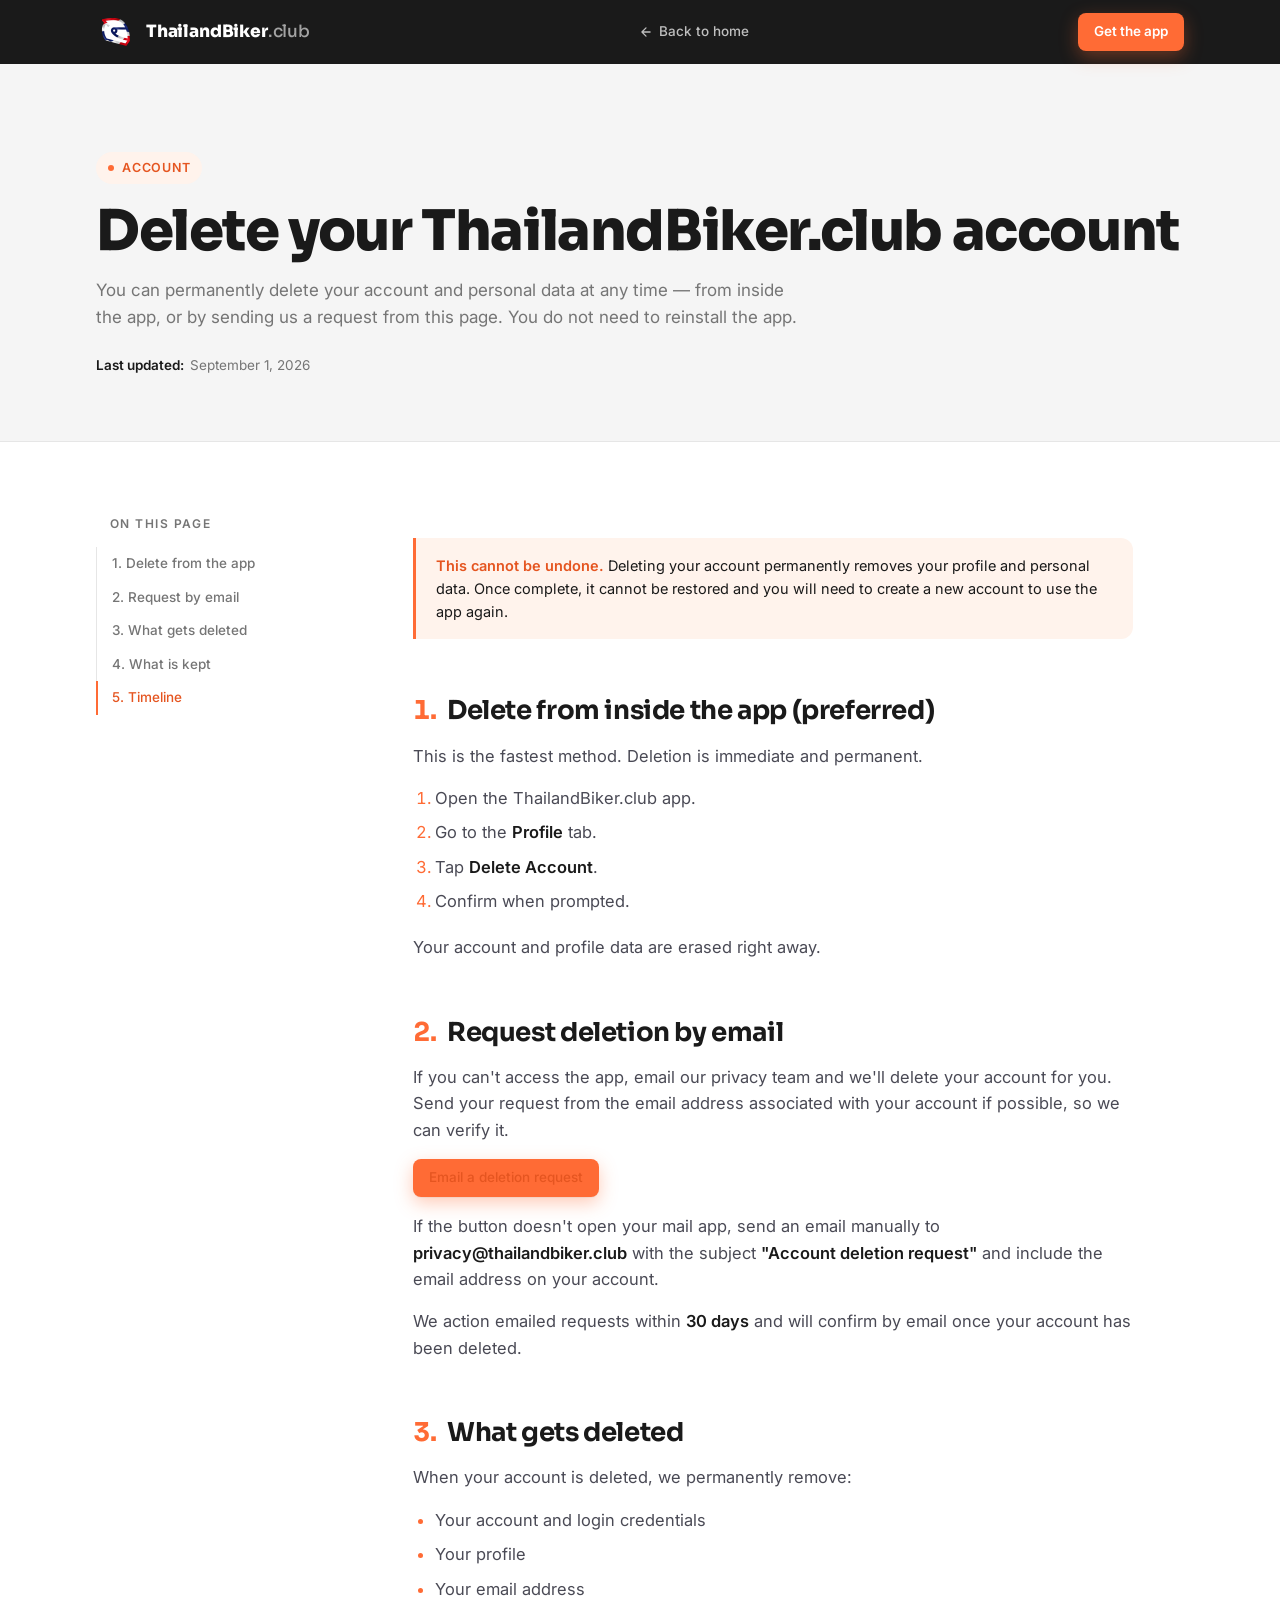
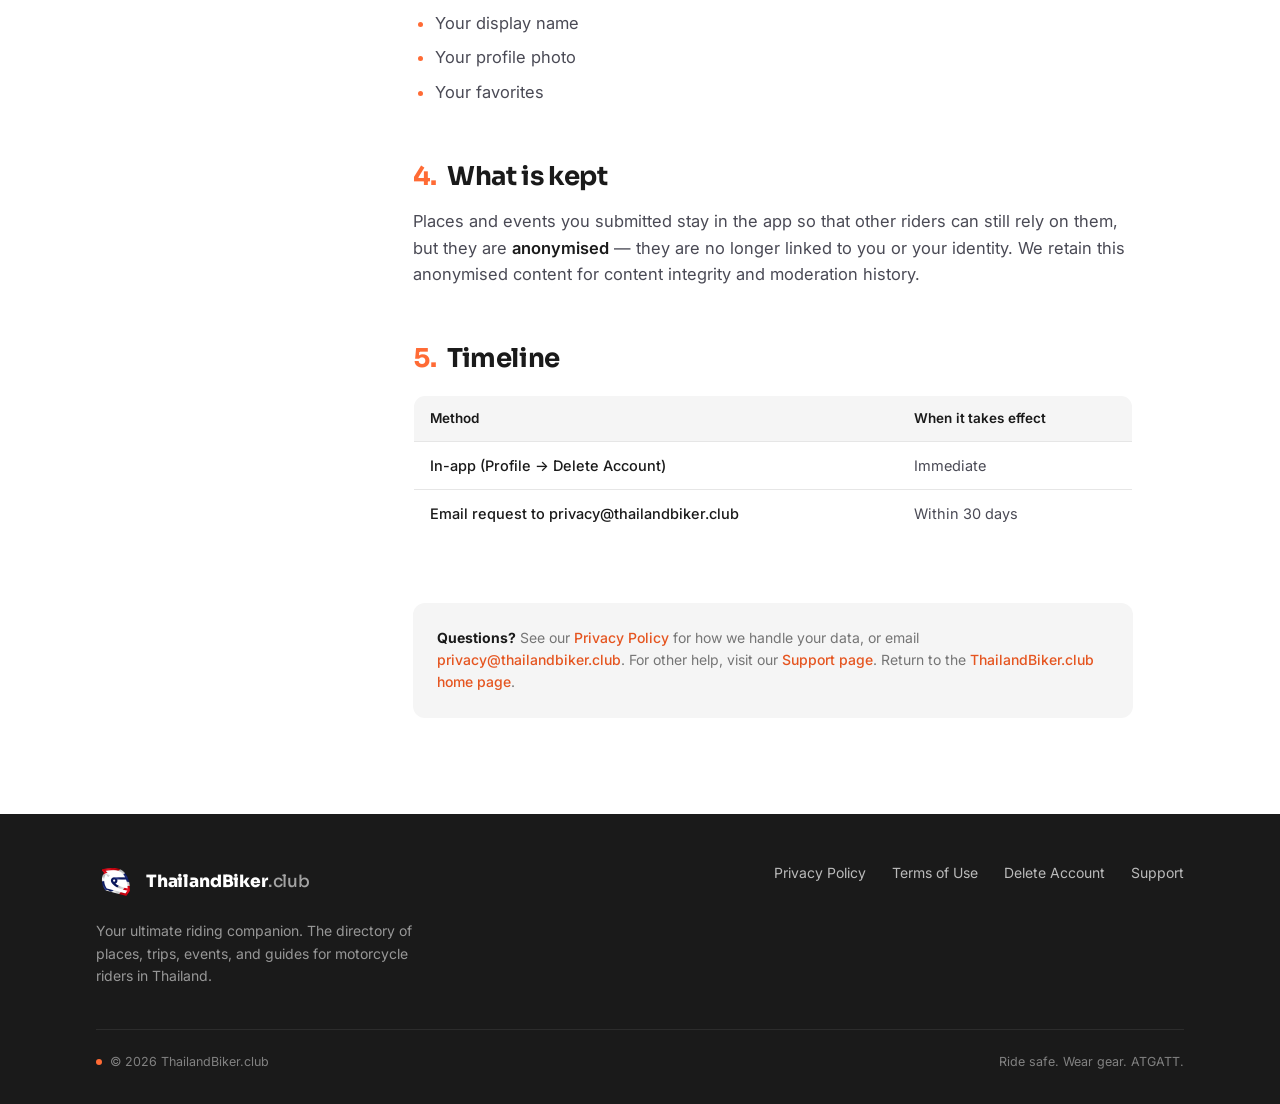
<file: delete-account.html>
<!doctype html>
<html lang="en">
<head>
<meta charset="utf-8" />
<meta name="viewport" content="width=device-width,initial-scale=1" />
<meta name="theme-color" content="#1A1A1A">
<title>Delete Your Account — ThailandBiker.club</title>
<link rel="preconnect" href="https://fonts.googleapis.com">
<link rel="preconnect" href="https://fonts.gstatic.com" crossorigin>
<link href="https://fonts.googleapis.com/css2?family=Inter:wght@400;500;600;700;800&family=Sora:wght@500;600;700;800&display=swap" rel="stylesheet">
<link rel="stylesheet" href="assets/legal.css">

<meta name="description" content="How to permanently delete your ThailandBiker.club account and personal data — from inside the app or by emailing our privacy team. No app reinstall required.">
<link rel="canonical" href="https://thailandbiker.club/delete-account">

<!-- Open Graph -->
<meta property="og:type" content="website">
<meta property="og:title" content="Delete Your Account — ThailandBiker.club">
<meta property="og:description" content="How to permanently delete your ThailandBiker.club account and personal data.">
<meta property="og:url" content="https://thailandbiker.club/delete-account">
<meta property="og:image" content="https://thailandbiker.club/images/og-cover.jpg">
<meta property="og:site_name" content="ThailandBiker.club">

<!-- Twitter Card -->
<meta name="twitter:card" content="summary_large_image">
<meta name="twitter:title" content="Delete Your Account — ThailandBiker.club">
<meta name="twitter:description" content="How to permanently delete your ThailandBiker.club account and personal data.">
<meta name="twitter:image" content="https://thailandbiker.club/images/og-cover.jpg">

<!-- Favicon -->
<link rel="icon" href="/favicon.ico" sizes="32x32 16x16" type="image/x-icon">
<link rel="apple-touch-icon" href="/apple-touch-icon.png">
</head>
<body>

<header class="nav" id="nav">
  <div class="container nav__inner">
    <a href="/" class="logo">
      <span class="logo__mark" aria-hidden="true">
        <img src="/logo.png" alt="" width="40" height="40">
      </span>
      <span class="logo__name"><b>ThailandBiker</b><span>.club</span></span>
    </a>
    <a href="/" class="nav__back">
      <svg viewBox="0 0 24 24" fill="none" stroke="currentColor" stroke-width="2.2" stroke-linecap="round" stroke-linejoin="round"><path d="M19 12H5M12 19l-7-7 7-7"/></svg>
      Back to home
    </a>
    <a href="https://play.google.com/store/apps/details?id=com.thailandbikerclub.app&referrer=utm_source%3Dwebsite%26utm_medium%3Dsubpage_nav%26utm_campaign%3Dplay_launch" class="btn btn--primary" target="_blank" rel="noopener">Get the app</a>
  </div>
</header>

<section class="page-header">
  <div class="container">
    <span class="page-header__eyebrow">Account</span>
    <h1>Delete your ThailandBiker.club account</h1>
    <p class="page-header__lede">You can permanently delete your account and personal data at any time — from inside the app, or by sending us a request from this page. You do not need to reinstall the app.</p>
    <div class="page-header__meta">
      <span><b>Last updated:</b>September 1, 2026</span>
    </div>
  </div>
</section>

<div class="container">
  <div class="legal-layout">

    <aside class="toc" aria-label="On this page">
      <p class="toc__label">On this page</p>
      <ol id="toc-list">
        <li><a href="#in-app">1. Delete from the app</a></li>
        <li><a href="#by-email">2. Request by email</a></li>
        <li><a href="#what-is-deleted">3. What gets deleted</a></li>
        <li><a href="#what-is-kept">4. What is kept</a></li>
        <li><a href="#timeline">5. Timeline</a></li>
      </ol>
    </aside>

    <article class="legal">

      <blockquote>
        <strong>This cannot be undone.</strong> Deleting your account permanently removes your profile and personal data. Once complete, it cannot be restored and you will need to create a new account to use the app again.
      </blockquote>

      <h2 id="in-app"><span class="legal__num">1.</span>Delete from inside the app (preferred)</h2>
      <p>This is the fastest method. Deletion is immediate and permanent.</p>
      <ol>
        <li>Open the ThailandBiker.club app.</li>
        <li>Go to the <strong>Profile</strong> tab.</li>
        <li>Tap <strong>Delete Account</strong>.</li>
        <li>Confirm when prompted.</li>
      </ol>
      <p>Your account and profile data are erased right away.</p>

      <h2 id="by-email"><span class="legal__num">2.</span>Request deletion by email</h2>
      <p>If you can't access the app, email our privacy team and we'll delete your account for you. Send your request from the email address associated with your account if possible, so we can verify it.</p>
      <p>
        <a class="btn btn--primary" href="mailto:privacy@thailandbiker.club?subject=Account%20deletion%20request&amp;body=Hello%2C%0A%0AI%20would%20like%20to%20permanently%20delete%20my%20ThailandBiker.club%20account%20and%20associated%20personal%20data.%0A%0AAccount%20email%20address%3A%20%0ADisplay%20name%20(if%20any)%3A%20%0A%0AI%20understand%20this%20action%20is%20permanent%20and%20cannot%20be%20undone.%0A%0AThank%20you.">Email a deletion request</a>
      </p>
      <p>If the button doesn't open your mail app, send an email manually to <a href="mailto:privacy@thailandbiker.club"><strong>privacy@thailandbiker.club</strong></a> with the subject <strong>"Account deletion request"</strong> and include the email address on your account.</p>
      <p>We action emailed requests within <strong>30 days</strong> and will confirm by email once your account has been deleted.</p>

      <h2 id="what-is-deleted"><span class="legal__num">3.</span>What gets deleted</h2>
      <p>When your account is deleted, we permanently remove:</p>
      <ul>
        <li>Your account and login credentials</li>
        <li>Your profile</li>
        <li>Your email address</li>
        <li>Your display name</li>
        <li>Your profile photo</li>
        <li>Your favorites</li>
      </ul>

      <h2 id="what-is-kept"><span class="legal__num">4.</span>What is kept</h2>
      <p>Places and events you submitted stay in the app so that other riders can still rely on them, but they are <strong>anonymised</strong> — they are no longer linked to you or your identity. We retain this anonymised content for content integrity and moderation history.</p>

      <h2 id="timeline"><span class="legal__num">5.</span>Timeline</h2>
      <table>
        <thead><tr><th>Method</th><th>When it takes effect</th></tr></thead>
        <tbody>
          <tr><td>In-app (Profile → Delete Account)</td><td>Immediate</td></tr>
          <tr><td>Email request to privacy@thailandbiker.club</td><td>Within 30 days</td></tr>
        </tbody>
      </table>

      <div class="legal__footnote">
        <b>Questions?</b> See our <a href="/privacy-policy">Privacy Policy</a> for how we handle your data, or email <a href="mailto:privacy@thailandbiker.club">privacy@thailandbiker.club</a>. For other help, visit our <a href="/support">Support page</a>. Return to the <a href="/">ThailandBiker.club home page</a>.
      </div>
    </article>
  </div>
</div>

<footer class="footer">
  <div class="container">
    <div class="footer__top">
      <div class="footer__brand">
        <a href="/" class="logo">
          <span class="logo__mark" aria-hidden="true">
            <img src="/logo.png" alt="" width="40" height="40">
          </span>
          <span class="logo__name"><b>ThailandBiker</b><span>.club</span></span>
        </a>
        <p class="footer__tagline">Your ultimate riding companion. The directory of places, trips, events, and guides for motorcycle riders in Thailand.</p>
      </div>
      <div class="footer__links">
        <a href="/privacy-policy">Privacy Policy</a>
        <a href="/terms-of-use">Terms of Use</a>
        <a href="/delete-account">Delete Account</a>
        <a href="/support">Support</a>
      </div>
    </div>
    <div class="footer__bottom">
      <span class="footer__bottom-mark">© 2026 ThailandBiker.club</span>
      <span>Ride safe. Wear gear. ATGATT.</span>
    </div>
  </div>
</footer>

<script src="assets/legal.js"></script>

<!-- Cloudflare Web Analytics -->
<script type="module" src="https://static.cloudflareinsights.com/beacon.min.js" data-cf-beacon='{"token": "57241e47487c4518b58ab0d5c2f9e51f"}'></script>
<!-- End Cloudflare Web Analytics -->
</body>
</html>
</file>
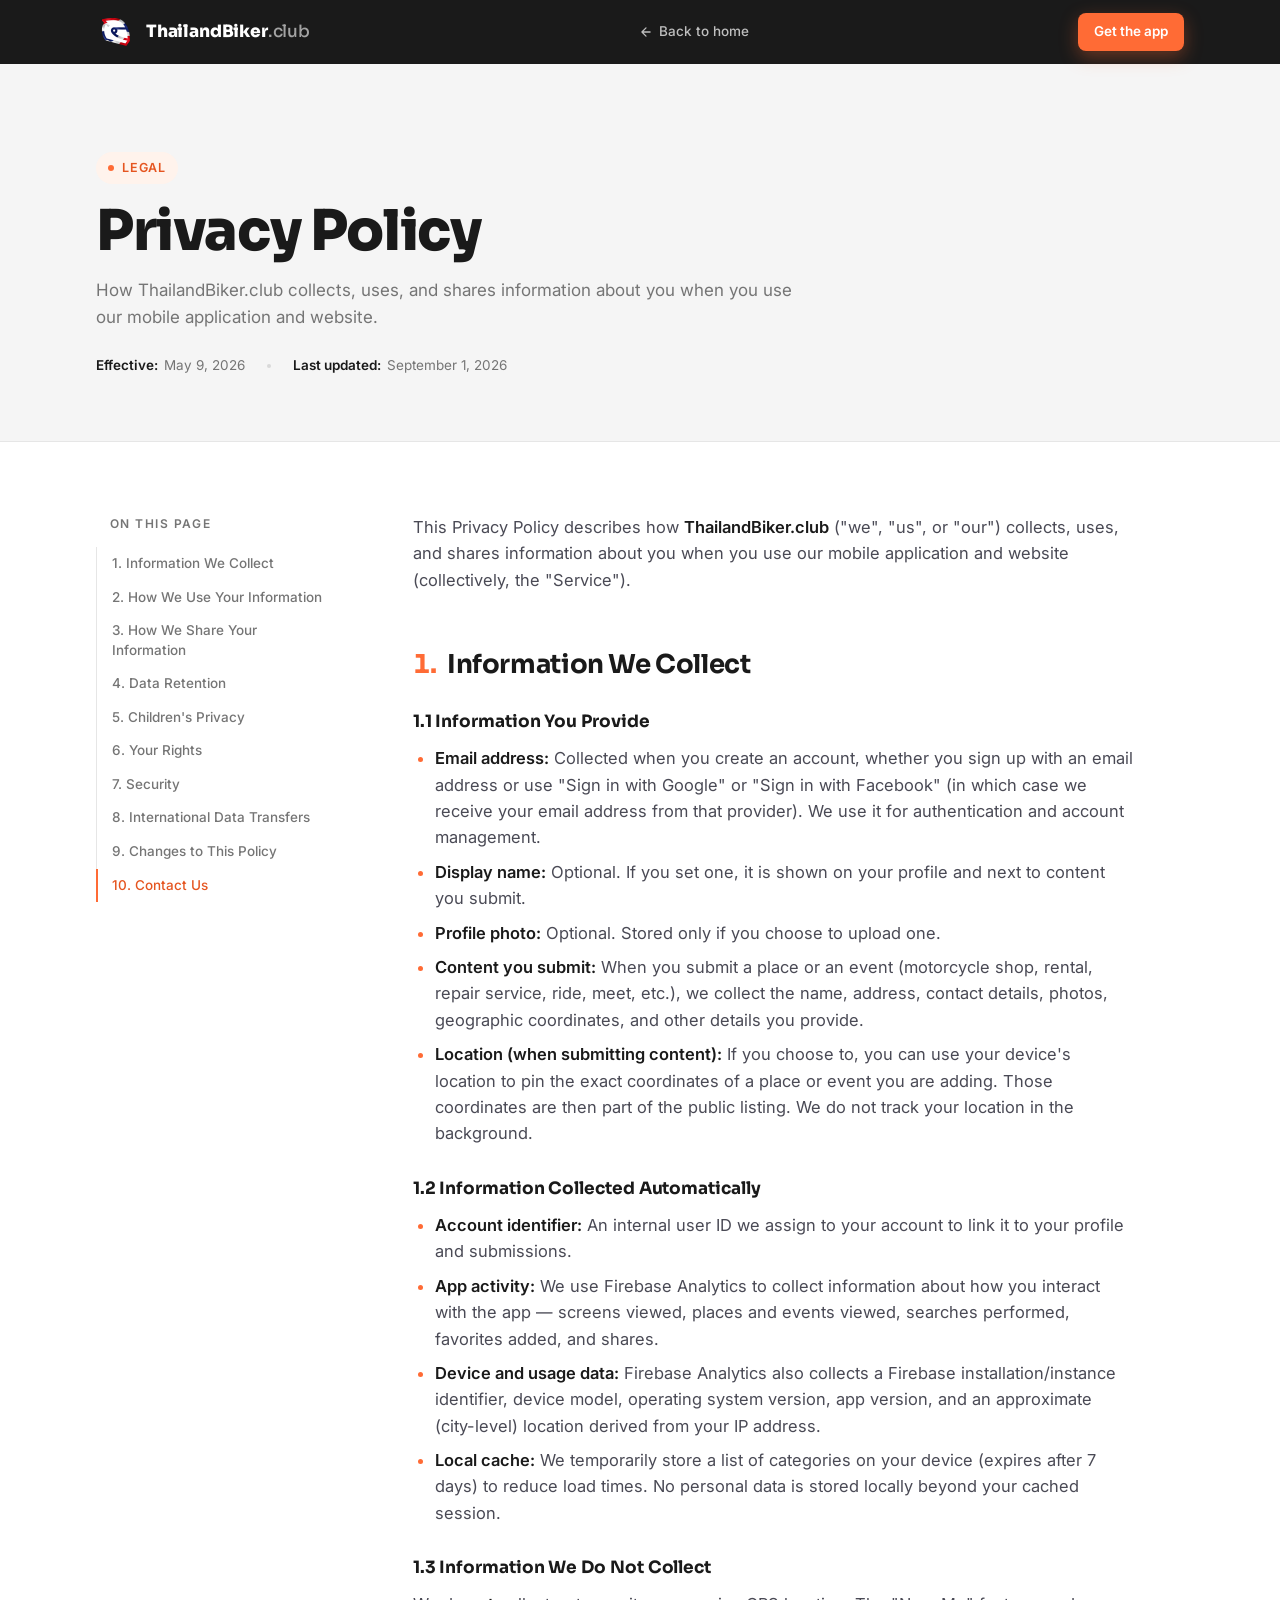
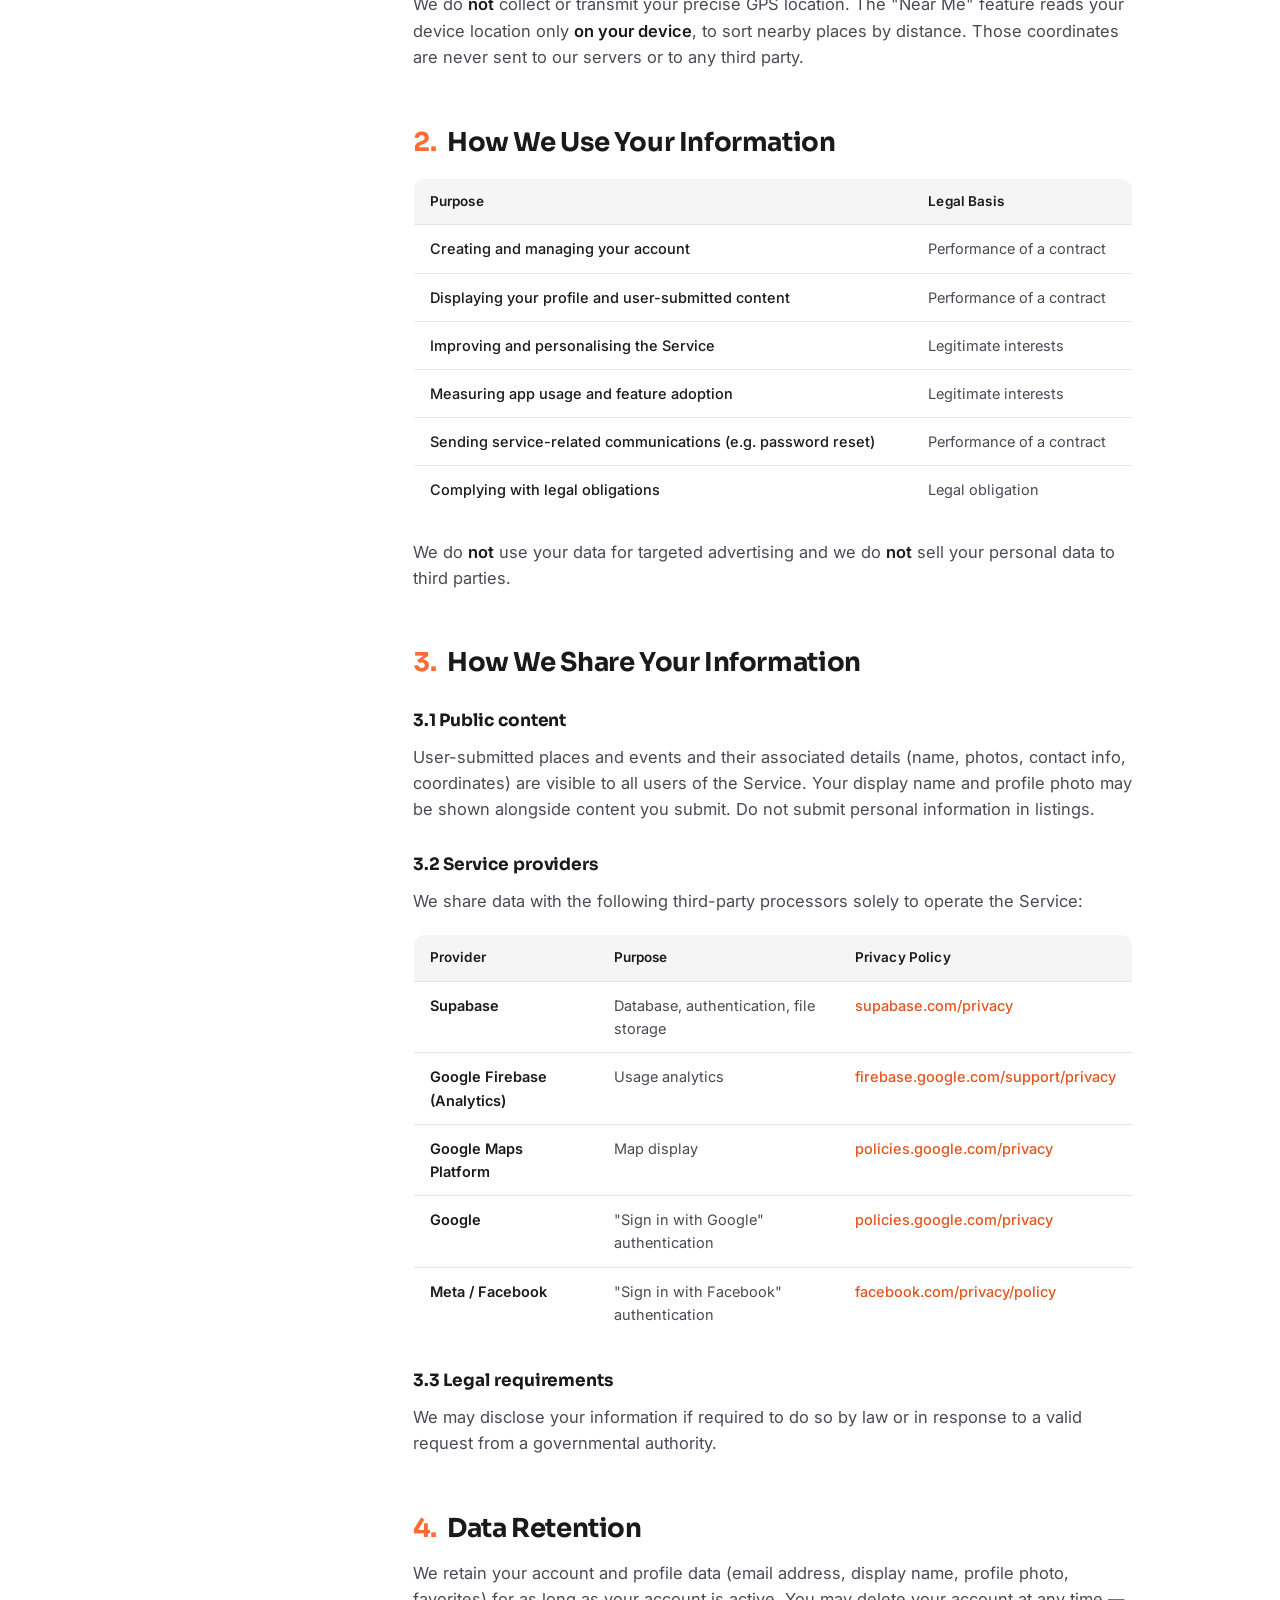
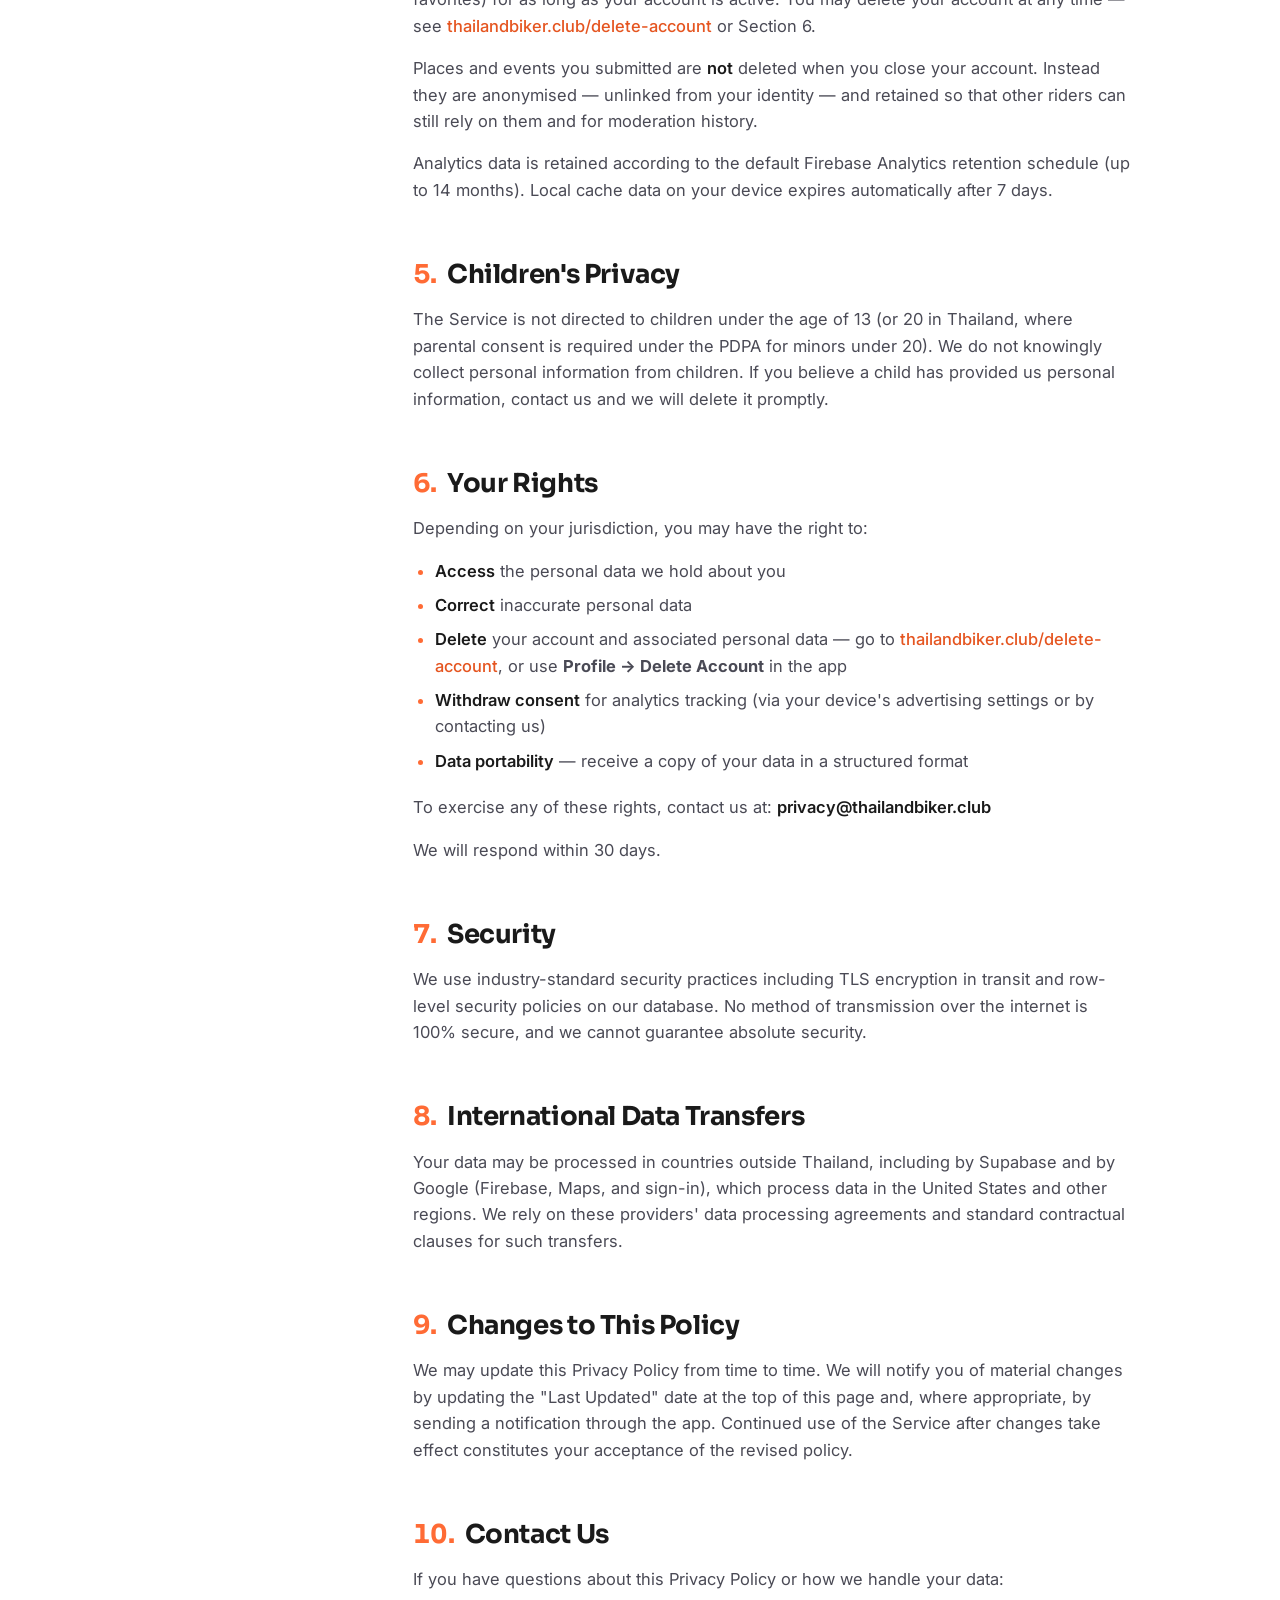
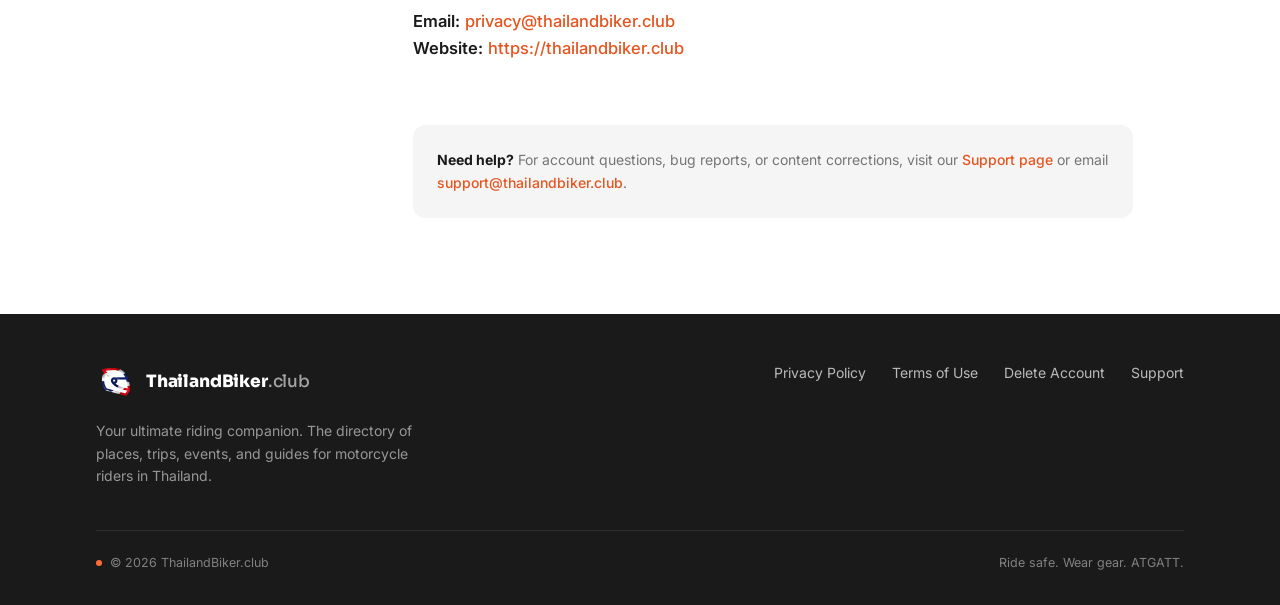
<file: privacy-policy.html>
<!doctype html>
<html lang="en">
<head>
<meta charset="utf-8" />
<meta name="viewport" content="width=device-width,initial-scale=1" />
<meta name="theme-color" content="#1A1A1A">
<title>Privacy Policy — ThailandBiker.club</title>
<link rel="preconnect" href="https://fonts.googleapis.com">
<link rel="preconnect" href="https://fonts.gstatic.com" crossorigin>
<link href="https://fonts.googleapis.com/css2?family=Inter:wght@400;500;600;700;800&family=Sora:wght@500;600;700;800&display=swap" rel="stylesheet">
<link rel="stylesheet" href="assets/legal.css">

<meta name="description" content="ThailandBiker.club privacy policy — how we collect, use, and protect your personal data in accordance with Thailand's PDPA.">
<link rel="canonical" href="https://thailandbiker.club/privacy-policy">

<!-- Open Graph -->
<meta property="og:type" content="website">
<meta property="og:title" content="Privacy Policy — ThailandBiker.club">
<meta property="og:description" content="How ThailandBiker.club collects, uses, and protects your personal data in accordance with Thailand's PDPA.">
<meta property="og:url" content="https://thailandbiker.club/privacy-policy">
<meta property="og:image" content="https://thailandbiker.club/images/og-cover.jpg">
<meta property="og:site_name" content="ThailandBiker.club">

<!-- Twitter Card -->
<meta name="twitter:card" content="summary_large_image">
<meta name="twitter:title" content="Privacy Policy — ThailandBiker.club">
<meta name="twitter:description" content="How ThailandBiker.club collects, uses, and protects your personal data.">
<meta name="twitter:image" content="https://thailandbiker.club/images/og-cover.jpg">

<!-- Favicon -->
<link rel="icon" href="/favicon.ico" sizes="32x32 16x16" type="image/x-icon">
<link rel="apple-touch-icon" href="/apple-touch-icon.png">
</head>
<body>

<header class="nav" id="nav">
  <div class="container nav__inner">
    <a href="/" class="logo">
      <span class="logo__mark" aria-hidden="true">
        <img src="/logo.png" alt="" width="40" height="40">
      </span>
      <span class="logo__name"><b>ThailandBiker</b><span>.club</span></span>
    </a>
    <a href="/" class="nav__back">
      <svg viewBox="0 0 24 24" fill="none" stroke="currentColor" stroke-width="2.2" stroke-linecap="round" stroke-linejoin="round"><path d="M19 12H5M12 19l-7-7 7-7"/></svg>
      Back to home
    </a>
    <a href="https://play.google.com/store/apps/details?id=com.thailandbikerclub.app&referrer=utm_source%3Dwebsite%26utm_medium%3Dsubpage_nav%26utm_campaign%3Dplay_launch" class="btn btn--primary" target="_blank" rel="noopener">Get the app</a>
  </div>
</header>

<section class="page-header">
  <div class="container">
    <span class="page-header__eyebrow">Legal</span>
    <h1>Privacy Policy</h1>
    <p class="page-header__lede">How ThailandBiker.club collects, uses, and shares information about you when you use our mobile application and website.</p>
    <div class="page-header__meta">
      <span><b>Effective:</b>May 9, 2026</span>
      <span class="page-header__meta-dot"></span>
      <span><b>Last updated:</b>September 1, 2026</span>
    </div>
  </div>
</section>

<div class="container">
  <div class="legal-layout">

    <aside class="toc" aria-label="On this page">
      <p class="toc__label">On this page</p>
      <ol id="toc-list">
        <li><a href="#information-we-collect">1. Information We Collect</a></li>
        <li><a href="#how-we-use">2. How We Use Your Information</a></li>
        <li><a href="#how-we-share">3. How We Share Your Information</a></li>
        <li><a href="#retention">4. Data Retention</a></li>
        <li><a href="#children">5. Children's Privacy</a></li>
        <li><a href="#your-rights">6. Your Rights</a></li>
        <li><a href="#security">7. Security</a></li>
        <li><a href="#international">8. International Data Transfers</a></li>
        <li><a href="#changes">9. Changes to This Policy</a></li>
        <li><a href="#contact">10. Contact Us</a></li>
      </ol>
    </aside>

    <article class="legal">
      <p>This Privacy Policy describes how <strong>ThailandBiker.club</strong> ("we", "us", or "our") collects, uses, and shares information about you when you use our mobile application and website (collectively, the "Service").</p>

      <h2 id="information-we-collect"><span class="legal__num">1.</span>Information We Collect</h2>

      <h3>1.1 Information You Provide</h3>
      <ul>
        <li><strong>Email address:</strong> Collected when you create an account, whether you sign up with an email address or use "Sign in with Google" or "Sign in with Facebook" (in which case we receive your email address from that provider). We use it for authentication and account management.</li>
        <li><strong>Display name:</strong> Optional. If you set one, it is shown on your profile and next to content you submit.</li>
        <li><strong>Profile photo:</strong> Optional. Stored only if you choose to upload one.</li>
        <li><strong>Content you submit:</strong> When you submit a place or an event (motorcycle shop, rental, repair service, ride, meet, etc.), we collect the name, address, contact details, photos, geographic coordinates, and other details you provide.</li>
        <li><strong>Location (when submitting content):</strong> If you choose to, you can use your device's location to pin the exact coordinates of a place or event you are adding. Those coordinates are then part of the public listing. We do not track your location in the background.</li>
      </ul>

      <h3>1.2 Information Collected Automatically</h3>
      <ul>
        <li><strong>Account identifier:</strong> An internal user ID we assign to your account to link it to your profile and submissions.</li>
        <li><strong>App activity:</strong> We use Firebase Analytics to collect information about how you interact with the app — screens viewed, places and events viewed, searches performed, favorites added, and shares.</li>
        <li><strong>Device and usage data:</strong> Firebase Analytics also collects a Firebase installation/instance identifier, device model, operating system version, app version, and an approximate (city-level) location derived from your IP address.</li>
        <li><strong>Local cache:</strong> We temporarily store a list of categories on your device (expires after 7 days) to reduce load times. No personal data is stored locally beyond your cached session.</li>
      </ul>

      <h3>1.3 Information We Do Not Collect</h3>
      <p>We do <strong>not</strong> collect or transmit your precise GPS location. The "Near Me" feature reads your device location only <strong>on your device</strong>, to sort nearby places by distance. Those coordinates are never sent to our servers or to any third party.</p>

      <h2 id="how-we-use"><span class="legal__num">2.</span>How We Use Your Information</h2>
      <table>
        <thead><tr><th>Purpose</th><th>Legal Basis</th></tr></thead>
        <tbody>
          <tr><td>Creating and managing your account</td><td>Performance of a contract</td></tr>
          <tr><td>Displaying your profile and user-submitted content</td><td>Performance of a contract</td></tr>
          <tr><td>Improving and personalising the Service</td><td>Legitimate interests</td></tr>
          <tr><td>Measuring app usage and feature adoption</td><td>Legitimate interests</td></tr>
          <tr><td>Sending service-related communications (e.g. password reset)</td><td>Performance of a contract</td></tr>
          <tr><td>Complying with legal obligations</td><td>Legal obligation</td></tr>
        </tbody>
      </table>
      <p>We do <strong>not</strong> use your data for targeted advertising and we do <strong>not</strong> sell your personal data to third parties.</p>

      <h2 id="how-we-share"><span class="legal__num">3.</span>How We Share Your Information</h2>

      <h3>3.1 Public content</h3>
      <p>User-submitted places and events and their associated details (name, photos, contact info, coordinates) are visible to all users of the Service. Your display name and profile photo may be shown alongside content you submit. Do not submit personal information in listings.</p>

      <h3>3.2 Service providers</h3>
      <p>We share data with the following third-party processors solely to operate the Service:</p>
      <table>
        <thead><tr><th>Provider</th><th>Purpose</th><th>Privacy Policy</th></tr></thead>
        <tbody>
          <tr><td><strong>Supabase</strong></td><td>Database, authentication, file storage</td><td><a href="https://supabase.com/privacy">supabase.com/privacy</a></td></tr>
          <tr><td><strong>Google Firebase (Analytics)</strong></td><td>Usage analytics</td><td><a href="https://firebase.google.com/support/privacy">firebase.google.com/support/privacy</a></td></tr>
          <tr><td><strong>Google Maps Platform</strong></td><td>Map display</td><td><a href="https://policies.google.com/privacy">policies.google.com/privacy</a></td></tr>
          <tr><td><strong>Google</strong></td><td>"Sign in with Google" authentication</td><td><a href="https://policies.google.com/privacy">policies.google.com/privacy</a></td></tr>
          <tr><td><strong>Meta / Facebook</strong></td><td>"Sign in with Facebook" authentication</td><td><a href="https://www.facebook.com/privacy/policy">facebook.com/privacy/policy</a></td></tr>
        </tbody>
      </table>

      <h3>3.3 Legal requirements</h3>
      <p>We may disclose your information if required to do so by law or in response to a valid request from a governmental authority.</p>

      <h2 id="retention"><span class="legal__num">4.</span>Data Retention</h2>
      <p>We retain your account and profile data (email address, display name, profile photo, favorites) for as long as your account is active. You may delete your account at any time — see <a href="/delete-account">thailandbiker.club/delete-account</a> or Section 6.</p>
      <p>Places and events you submitted are <strong>not</strong> deleted when you close your account. Instead they are anonymised — unlinked from your identity — and retained so that other riders can still rely on them and for moderation history.</p>
      <p>Analytics data is retained according to the default Firebase Analytics retention schedule (up to 14 months). Local cache data on your device expires automatically after 7 days.</p>

      <h2 id="children"><span class="legal__num">5.</span>Children's Privacy</h2>
      <p>The Service is not directed to children under the age of 13 (or 20 in Thailand, where parental consent is required under the PDPA for minors under 20). We do not knowingly collect personal information from children. If you believe a child has provided us personal information, contact us and we will delete it promptly.</p>

      <h2 id="your-rights"><span class="legal__num">6.</span>Your Rights</h2>
      <p>Depending on your jurisdiction, you may have the right to:</p>
      <ul>
        <li><strong>Access</strong> the personal data we hold about you</li>
        <li><strong>Correct</strong> inaccurate personal data</li>
        <li><strong>Delete</strong> your account and associated personal data — go to <a href="/delete-account">thailandbiker.club/delete-account</a>, or use <b>Profile &rarr; Delete Account</b> in the app</li>
        <li><strong>Withdraw consent</strong> for analytics tracking (via your device's advertising settings or by contacting us)</li>
        <li><strong>Data portability</strong> — receive a copy of your data in a structured format</li>
      </ul>
      <p>To exercise any of these rights, contact us at: <a href="mailto:privacy@thailandbiker.club"><strong>privacy@thailandbiker.club</strong></a></p>
      <p>We will respond within 30 days.</p>

      <h2 id="security"><span class="legal__num">7.</span>Security</h2>
      <p>We use industry-standard security practices including TLS encryption in transit and row-level security policies on our database. No method of transmission over the internet is 100% secure, and we cannot guarantee absolute security.</p>

      <h2 id="international"><span class="legal__num">8.</span>International Data Transfers</h2>
      <p>Your data may be processed in countries outside Thailand, including by Supabase and by Google (Firebase, Maps, and sign-in), which process data in the United States and other regions. We rely on these providers' data processing agreements and standard contractual clauses for such transfers.</p>

      <h2 id="changes"><span class="legal__num">9.</span>Changes to This Policy</h2>
      <p>We may update this Privacy Policy from time to time. We will notify you of material changes by updating the "Last Updated" date at the top of this page and, where appropriate, by sending a notification through the app. Continued use of the Service after changes take effect constitutes your acceptance of the revised policy.</p>

      <h2 id="contact"><span class="legal__num">10.</span>Contact Us</h2>
      <p>If you have questions about this Privacy Policy or how we handle your data:</p>
      <p>
        <strong>Email:</strong> <a href="mailto:privacy@thailandbiker.club">privacy@thailandbiker.club</a><br>
        <strong>Website:</strong> <a href="/">https://thailandbiker.club</a>
      </p>

      <div class="legal__footnote">
        <b>Need help?</b> For account questions, bug reports, or content corrections, visit our <a href="/support">Support page</a> or email <a href="mailto:support@thailandbiker.club">support@thailandbiker.club</a>.
      </div>
    </article>
  </div>
</div>

<footer class="footer">
  <div class="container">
    <div class="footer__top">
      <div class="footer__brand">
        <a href="/" class="logo">
          <span class="logo__mark" aria-hidden="true">
            <img src="/logo.png" alt="" width="40" height="40">
          </span>
          <span class="logo__name"><b>ThailandBiker</b><span>.club</span></span>
        </a>
        <p class="footer__tagline">Your ultimate riding companion. The directory of places, trips, events, and guides for motorcycle riders in Thailand.</p>
      </div>
      <div class="footer__links">
        <a href="/privacy-policy">Privacy Policy</a>
        <a href="/terms-of-use">Terms of Use</a>
        <a href="/delete-account">Delete Account</a>
        <a href="/support">Support</a>
      </div>
    </div>
    <div class="footer__bottom">
      <span class="footer__bottom-mark">© 2026 ThailandBiker.club</span>
      <span>Ride safe. Wear gear. ATGATT.</span>
    </div>
  </div>
</footer>

<script src="assets/legal.js"></script>

<!-- Cloudflare Web Analytics -->
<script type="module" src="https://static.cloudflareinsights.com/beacon.min.js" data-cf-beacon='{"token": "57241e47487c4518b58ab0d5c2f9e51f"}'></script>
<!-- End Cloudflare Web Analytics -->
</body>
</html>
</file>
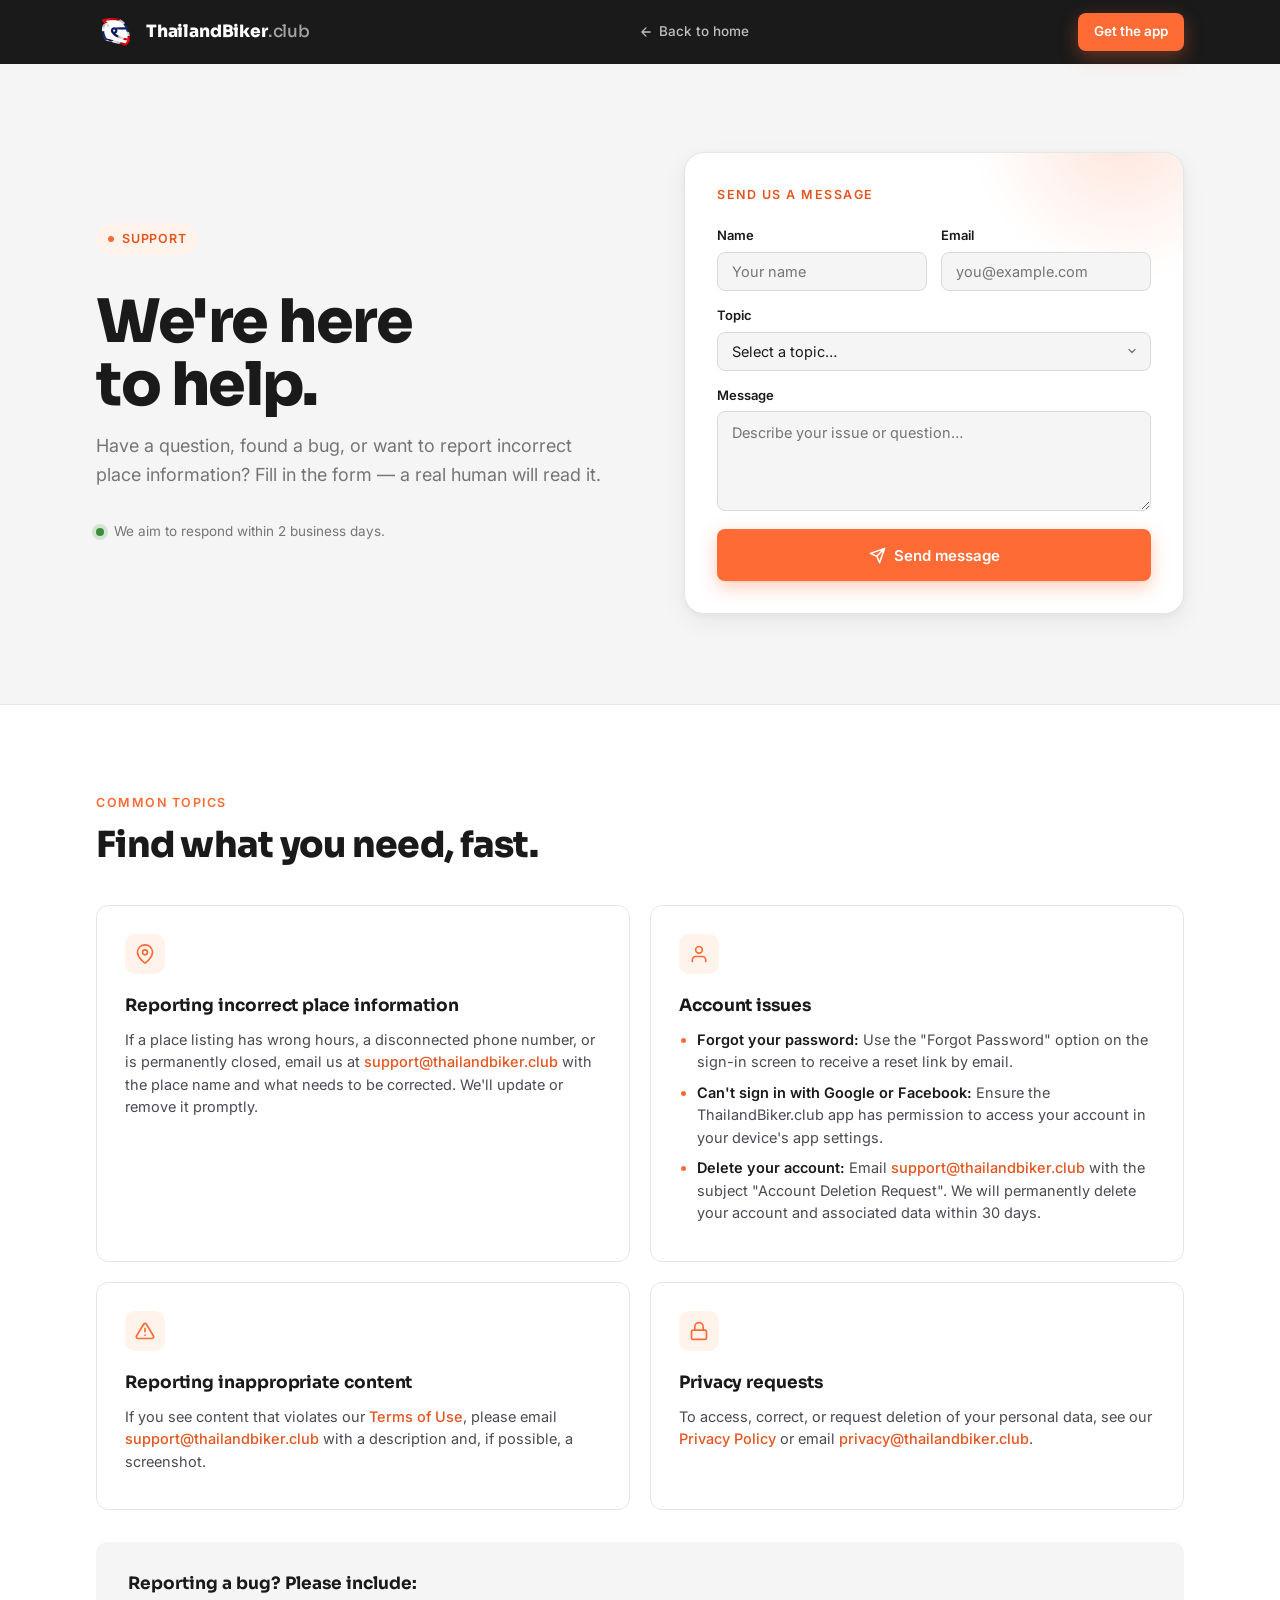
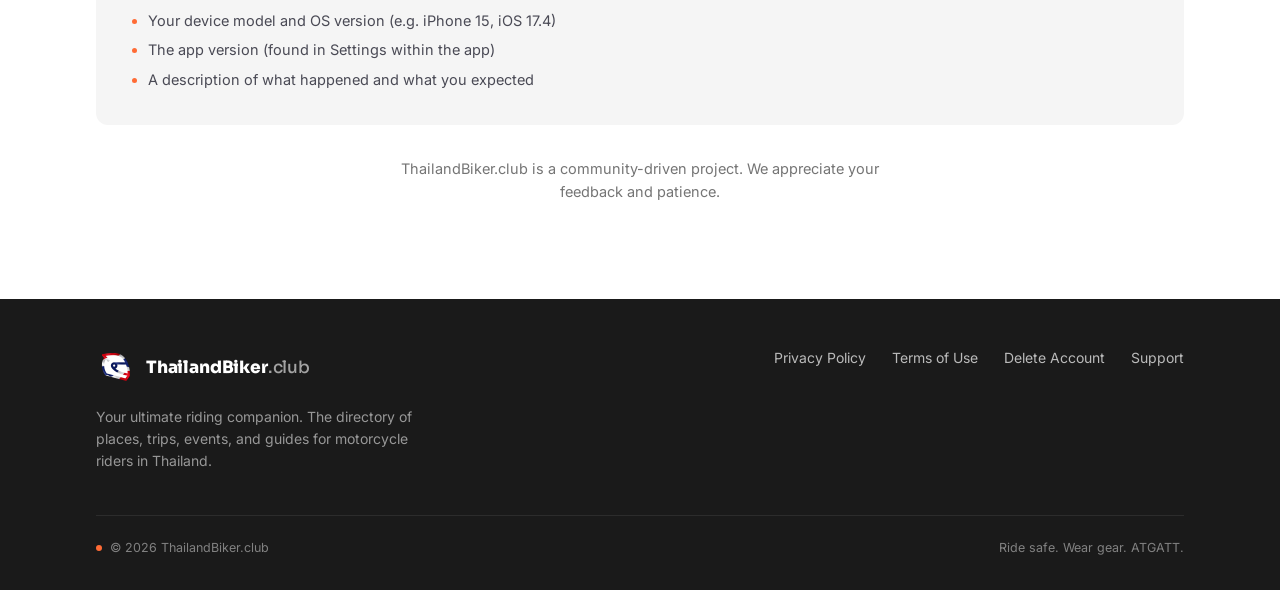
<file: support.html>
<!doctype html>
<html lang="en">
<head>
<meta charset="utf-8" />
<meta name="viewport" content="width=device-width,initial-scale=1" />
<meta name="theme-color" content="#1A1A1A">
<title>Support — ThailandBiker.club</title>
<link rel="preconnect" href="https://fonts.googleapis.com">
<link rel="preconnect" href="https://fonts.gstatic.com" crossorigin>
<link href="https://fonts.googleapis.com/css2?family=Inter:wght@400;500;600;700;800&family=Sora:wght@500;600;700;800&display=swap" rel="stylesheet">
<link rel="stylesheet" href="assets/legal.css">

<meta name="description" content="Contact the ThailandBiker.club support team — we're here to help with any questions about the app or your account.">
<link rel="canonical" href="https://thailandbiker.club/support">

<!-- Open Graph -->
<meta property="og:type" content="website">
<meta property="og:title" content="Support — ThailandBiker.club">
<meta property="og:description" content="Get help with the ThailandBiker.club app. Contact our support team for any questions about your account or the app.">
<meta property="og:url" content="https://thailandbiker.club/support">
<meta property="og:image" content="https://thailandbiker.club/images/og-cover.jpg">
<meta property="og:site_name" content="ThailandBiker.club">

<!-- Twitter Card -->
<meta name="twitter:card" content="summary_large_image">
<meta name="twitter:title" content="Support — ThailandBiker.club">
<meta name="twitter:description" content="Get help with the ThailandBiker.club app. Contact our support team for any questions.">
<meta name="twitter:image" content="https://thailandbiker.club/images/og-cover.jpg">

<!-- Favicon -->
<link rel="icon" href="/favicon.ico" sizes="32x32 16x16" type="image/x-icon">
<link rel="apple-touch-icon" href="/apple-touch-icon.png">

<style>
  /* Support-specific layout: prominent email card */
  .support-hero {
    background: var(--bg);
    padding: clamp(48px, 7vw, 88px) 0 clamp(56px, 7vw, 96px);
    border-bottom: 1px solid var(--hairline);
  }
  .support-hero__inner {
    display: grid;
    grid-template-columns: 1.05fr 1fr;
    gap: clamp(32px, 5vw, 64px);
    align-items: center;
  }
  .support-hero h1 {
    font-size: clamp(40px, 5.5vw, 60px);
    line-height: 1.04;
    letter-spacing: -0.025em;
    font-weight: 800;
    color: var(--dark);
    margin: 18px 0 16px;
    text-wrap: balance;
  }
  .support-hero__lede {
    font-size: 18px;
    color: var(--text-muted);
    margin: 0 0 28px;
    max-width: 48ch;
    text-wrap: pretty;
  }
  .support-hero__sla {
    display: inline-flex;
    align-items: center;
    gap: 10px;
    font-size: 13.5px;
    color: var(--text-muted);
  }
  .support-hero__sla::before {
    content: "";
    width: 8px; height: 8px; border-radius: 50%;
    background: #388E3C;
    box-shadow: 0 0 0 4px color-mix(in srgb, #388E3C 18%, transparent);
  }

  .contact-form-card {
    background: #fff;
    border: 1px solid var(--hairline);
    border-radius: 20px;
    padding: 32px;
    box-shadow: var(--shadow-md);
    position: relative;
    overflow: hidden;
  }
  .contact-form-card::before {
    content: "";
    position: absolute;
    top: -40%;
    right: -20%;
    width: 320px; height: 320px;
    background: radial-gradient(circle, color-mix(in srgb, var(--accent) 18%, transparent) 0%, transparent 65%);
    pointer-events: none;
    filter: blur(8px);
  }
  .contact-form-card p {
    font-size: 12.5px;
    font-weight: 600;
    letter-spacing: 0.12em;
    text-transform: uppercase;
    color: var(--accent-deep);
    margin: 0 0 20px;
    position: relative;
  }
  .contact-form {
    display: flex;
    flex-direction: column;
    gap: 14px;
    position: relative;
  }
  .form-row {
    display: grid;
    grid-template-columns: 1fr 1fr;
    gap: 14px;
  }
  .form-field {
    display: flex;
    flex-direction: column;
    gap: 6px;
  }
  .form-field label {
    font-size: 13px;
    font-weight: 600;
    color: var(--dark);
  }
  .form-field input,
  .form-field select,
  .form-field textarea {
    font-family: inherit;
    font-size: 14.5px;
    color: var(--text);
    background: var(--bg);
    border: 1px solid var(--hairline-strong);
    border-radius: var(--r-button);
    padding: 10px 14px;
    transition: border-color 160ms ease, box-shadow 160ms ease;
    outline: none;
    width: 100%;
    box-sizing: border-box;
    appearance: none;
    -webkit-appearance: none;
  }
  .form-field select {
    background-image: url("data:image/svg+xml,%3Csvg xmlns='http://www.w3.org/2000/svg' width='12' height='12' viewBox='0 0 24 24' fill='none' stroke='%23757575' stroke-width='2.5' stroke-linecap='round' stroke-linejoin='round'%3E%3Cpath d='M6 9l6 6 6-6'/%3E%3C/svg%3E");
    background-repeat: no-repeat;
    background-position: right 12px center;
    padding-right: 36px;
    cursor: pointer;
  }
  .form-field textarea {
    resize: vertical;
    min-height: 100px;
    line-height: 1.5;
  }
  .form-field input:focus,
  .form-field select:focus,
  .form-field textarea:focus {
    border-color: var(--accent);
    box-shadow: 0 0 0 3px color-mix(in srgb, var(--accent) 15%, transparent);
  }
  .form-field input::placeholder,
  .form-field textarea::placeholder {
    color: var(--text-muted);
  }
  .form-submit {
    display: flex;
    align-items: center;
    justify-content: center;
    gap: 8px;
    height: 52px;
    padding: 0 24px;
    border-radius: var(--r-button);
    background: var(--accent);
    color: #fff;
    font-family: inherit;
    font-weight: 600;
    font-size: 15px;
    border: 0;
    cursor: pointer;
    transition: transform 120ms ease, background 160ms ease;
    box-shadow: 0 1px 0 rgba(0,0,0,0.04), 0 6px 18px color-mix(in srgb, var(--accent) 35%, transparent);
    width: 100%;
    margin-top: 4px;
  }
  .form-submit:hover { background: var(--accent-deep); transform: translateY(-1px); }
  .form-submit svg { width: 17px; height: 17px; }
  .form-success {
    display: none;
    text-align: center;
    padding: 24px 0 8px;
  }
  .form-success__icon {
    width: 48px; height: 48px;
    border-radius: 50%;
    background: #E8F5E9;
    color: #388E3C;
    display: grid;
    place-items: center;
    margin: 0 auto 14px;
  }
  .form-success__icon svg { width: 24px; height: 24px; }
  .form-success h3 {
    font-size: 18px;
    font-weight: 700;
    color: var(--dark);
    margin: 0 0 8px;
  }
  .form-success p {
    font-size: 14px;
    color: var(--text-muted);
    letter-spacing: 0;
    text-transform: none;
    font-weight: 400;
    margin: 0;
  }

  /* Topics grid */
  .topics {
    padding: clamp(56px, 7vw, 88px) 0;
  }
  .topics__head {
    margin-bottom: 40px;
  }
  .topics__label {
    font-size: 12.5px;
    font-weight: 600;
    letter-spacing: 0.12em;
    text-transform: uppercase;
    color: var(--accent);
    margin: 0 0 12px;
  }
  .topics__title {
    font-size: clamp(28px, 3.5vw, 36px);
    line-height: 1.1;
    letter-spacing: -0.02em;
    font-weight: 800;
    color: var(--dark);
    margin: 0;
  }
  .topics__grid {
    display: grid;
    grid-template-columns: repeat(2, 1fr);
    gap: 20px;
  }
  .topic {
    background: #fff;
    border: 1px solid var(--hairline);
    border-radius: var(--r-card);
    padding: 28px;
    transition: border-color 200ms ease, box-shadow 200ms ease, transform 200ms ease;
  }
  .topic:hover {
    border-color: var(--hairline-strong);
    box-shadow: var(--shadow-md);
    transform: translateY(-2px);
  }
  .topic__icon {
    width: 40px;
    height: 40px;
    border-radius: 10px;
    background: var(--accent-soft);
    color: var(--accent);
    display: grid;
    place-items: center;
    margin-bottom: 18px;
  }
  .topic__icon svg { width: 20px; height: 20px; }
  .topic h3 {
    font-size: 17px;
    font-weight: 700;
    color: var(--dark);
    margin: 0 0 10px;
    letter-spacing: -0.005em;
  }
  .topic p, .topic li {
    color: var(--text-soft);
    font-size: 14.5px;
    line-height: 1.55;
    margin: 0 0 8px;
  }
  .topic ul { padding-left: 18px; margin: 0; }
  .topic ul li::marker { color: var(--accent); }
  .topic strong { color: var(--text); font-weight: 600; }
  .topic a { color: var(--accent-deep); font-weight: 500; }

  /* Bug-report block */
  .bugreport {
    background: var(--bg);
    border-radius: var(--r-card);
    padding: 28px 32px;
    margin-top: 32px;
  }
  .bugreport h3 {
    font-size: 17px;
    font-weight: 700;
    color: var(--dark);
    margin: 0 0 12px;
  }
  .bugreport ul { padding-left: 20px; margin: 0; color: var(--text-soft); font-size: 14.5px; }
  .bugreport li { margin-bottom: 6px; }
  .bugreport li::marker { color: var(--accent); }

  .closing {
    text-align: center;
    padding: 32px 0 8px;
    color: var(--text-muted);
    font-size: 14.5px;
    max-width: 56ch;
    margin: 0 auto;
  }

  @media (max-width: 880px) {
    .support-hero__inner { grid-template-columns: 1fr; }
    .topics__grid { grid-template-columns: 1fr; }
    .form-row { grid-template-columns: 1fr; }
  }
</style>
</head>
<body>

<header class="nav" id="nav">
  <div class="container nav__inner">
    <a href="/" class="logo">
      <span class="logo__mark" aria-hidden="true">
        <img src="/logo.png" alt="" width="40" height="40">
      </span>
      <span class="logo__name"><b>ThailandBiker</b><span>.club</span></span>
    </a>
    <a href="/" class="nav__back">
      <svg viewBox="0 0 24 24" fill="none" stroke="currentColor" stroke-width="2.2" stroke-linecap="round" stroke-linejoin="round"><path d="M19 12H5M12 19l-7-7 7-7"/></svg>
      Back to home
    </a>
    <a href="https://play.google.com/store/apps/details?id=com.thailandbikerclub.app&referrer=utm_source%3Dwebsite%26utm_medium%3Dsubpage_nav%26utm_campaign%3Dplay_launch" class="btn btn--primary" target="_blank" rel="noopener">Get the app</a>
  </div>
</header>

<section class="support-hero">
  <div class="container support-hero__inner">
    <div>
      <span class="page-header__eyebrow">Support</span>
      <h1>We're here to help.</h1>
      <p class="support-hero__lede">Have a question, found a bug, or want to report incorrect place information? Fill in the form — a real human will read it.</p>
      <div class="support-hero__sla">We aim to respond within 2 business days.</div>
    </div>

    <div class="contact-form-card">
      <p>Send us a message</p>
      <form class="contact-form" id="contact-form" action="https://submit-form.com/94dXPGMvp" method="POST">
        <input type="hidden" name="_redirect" value="false">
        <input type="checkbox" name="_honeypot" style="display:none" tabindex="-1" autocomplete="off">
        <div class="form-row">
          <div class="form-field">
            <label for="name">Name</label>
            <input type="text" id="name" name="name" placeholder="Your name" required>
          </div>
          <div class="form-field">
            <label for="email">Email</label>
            <input type="email" id="email" name="email" placeholder="you@example.com" required>
          </div>
        </div>
        <div class="form-field">
          <label for="topic">Topic</label>
          <select id="topic" name="topic" required>
            <option value="" disabled selected>Select a topic…</option>
            <option>General question</option>
            <option>Bug report</option>
            <option>Incorrect place information</option>
            <option>Account issue</option>
            <option>Inappropriate content</option>
            <option>Privacy request</option>
            <option>Other</option>
          </select>
        </div>
        <div class="form-field">
          <label for="message">Message</label>
          <textarea id="message" name="message" placeholder="Describe your issue or question…" required></textarea>
        </div>
        <button type="submit" class="form-submit">
          <svg viewBox="0 0 24 24" fill="none" stroke="currentColor" stroke-width="2.2" stroke-linecap="round" stroke-linejoin="round"><path d="M22 2L11 13M22 2l-7 20-4-9-9-4 20-7z"/></svg>
          Send message
        </button>
      </form>
      <div class="form-success" id="form-success">
        <div class="form-success__icon">
          <svg viewBox="0 0 24 24" fill="none" stroke="currentColor" stroke-width="2.5" stroke-linecap="round" stroke-linejoin="round"><path d="M20 6L9 17l-5-5"/></svg>
        </div>
        <h3>Message sent!</h3>
        <p>We'll get back to you within 2 business days.</p>
      </div>
    </div>
  </div>
</section>

<section class="topics">
  <div class="container">
    <div class="topics__head">
      <p class="topics__label">Common topics</p>
      <h2 class="topics__title">Find what you need, fast.</h2>
    </div>

    <div class="topics__grid">

      <article class="topic">
        <div class="topic__icon" aria-hidden="true">
          <svg viewBox="0 0 24 24" fill="none" stroke="currentColor" stroke-width="2" stroke-linecap="round" stroke-linejoin="round">
            <path d="M21 10c0 7-9 13-9 13S3 17 3 10a9 9 0 0118 0z"/>
            <circle cx="12" cy="10" r="3"/>
          </svg>
        </div>
        <h3>Reporting incorrect place information</h3>
        <p>If a place listing has wrong hours, a disconnected phone number, or is permanently closed, email us at <a href="mailto:support@thailandbiker.club">support@thailandbiker.club</a> with the place name and what needs to be corrected. We'll update or remove it promptly.</p>
      </article>

      <article class="topic">
        <div class="topic__icon" aria-hidden="true">
          <svg viewBox="0 0 24 24" fill="none" stroke="currentColor" stroke-width="2" stroke-linecap="round" stroke-linejoin="round">
            <path d="M20 21v-2a4 4 0 00-4-4H8a4 4 0 00-4 4v2"/>
            <circle cx="12" cy="7" r="4"/>
          </svg>
        </div>
        <h3>Account issues</h3>
        <ul>
          <li><strong>Forgot your password:</strong> Use the "Forgot Password" option on the sign-in screen to receive a reset link by email.</li>
          <li><strong>Can't sign in with Google or Facebook:</strong> Ensure the ThailandBiker.club app has permission to access your account in your device's app settings.</li>
          <li><strong>Delete your account:</strong> Email <a href="mailto:support@thailandbiker.club?subject=Account%20Deletion%20Request">support@thailandbiker.club</a> with the subject "Account Deletion Request". We will permanently delete your account and associated data within 30 days.</li>
        </ul>
      </article>

      <article class="topic">
        <div class="topic__icon" aria-hidden="true">
          <svg viewBox="0 0 24 24" fill="none" stroke="currentColor" stroke-width="2" stroke-linecap="round" stroke-linejoin="round">
            <path d="M10.29 3.86L1.82 18a2 2 0 001.71 3h16.94a2 2 0 001.71-3L13.71 3.86a2 2 0 00-3.42 0z"/>
            <path d="M12 9v4M12 17h.01"/>
          </svg>
        </div>
        <h3>Reporting inappropriate content</h3>
        <p>If you see content that violates our <a href="/terms-of-use">Terms of Use</a>, please email <a href="mailto:support@thailandbiker.club">support@thailandbiker.club</a> with a description and, if possible, a screenshot.</p>
      </article>

      <article class="topic">
        <div class="topic__icon" aria-hidden="true">
          <svg viewBox="0 0 24 24" fill="none" stroke="currentColor" stroke-width="2" stroke-linecap="round" stroke-linejoin="round">
            <rect x="3" y="11" width="18" height="11" rx="2"/>
            <path d="M7 11V7a5 5 0 0110 0v4"/>
          </svg>
        </div>
        <h3>Privacy requests</h3>
        <p>To access, correct, or request deletion of your personal data, see our <a href="/privacy-policy">Privacy Policy</a> or email <a href="mailto:privacy@thailandbiker.club">privacy@thailandbiker.club</a>.</p>
      </article>
    </div>

    <div class="bugreport">
      <h3>Reporting a bug? Please include:</h3>
      <ul>
        <li>Your device model and OS version (e.g. iPhone 15, iOS 17.4)</li>
        <li>The app version (found in Settings within the app)</li>
        <li>A description of what happened and what you expected</li>
      </ul>
    </div>

    <p class="closing">ThailandBiker.club is a community-driven project. We appreciate your feedback and patience.</p>
  </div>
</section>

<footer class="footer">
  <div class="container">
    <div class="footer__top">
      <div class="footer__brand">
        <a href="/" class="logo">
          <span class="logo__mark" aria-hidden="true">
            <img src="/logo.png" alt="" width="40" height="40">
          </span>
          <span class="logo__name"><b>ThailandBiker</b><span>.club</span></span>
        </a>
        <p class="footer__tagline">Your ultimate riding companion. The directory of places, trips, events, and guides for motorcycle riders in Thailand.</p>
      </div>
      <div class="footer__links">
        <a href="/privacy-policy">Privacy Policy</a>
        <a href="/terms-of-use">Terms of Use</a>
        <a href="/delete-account">Delete Account</a>
        <a href="/support">Support</a>
      </div>
    </div>
    <div class="footer__bottom">
      <span class="footer__bottom-mark">© 2026 ThailandBiker.club</span>
      <span>Ride safe. Wear gear. ATGATT.</span>
    </div>
  </div>
</footer>

<script src="assets/legal.js"></script>
<script>
(function () {
  const form = document.getElementById('contact-form');
  const success = document.getElementById('form-success');
  if (!form) return;
  form.addEventListener('submit', async (e) => {
    e.preventDefault();
    const btn = form.querySelector('.form-submit');
    btn.disabled = true;
    btn.textContent = 'Sending…';
    try {
      const res = await fetch(form.action, {
        method: 'POST',
        headers: { 'Content-Type': 'application/json', 'Accept': 'application/json' },
        body: JSON.stringify(Object.fromEntries(new FormData(form)))
      });
      if (res.ok) {
        form.style.display = 'none';
        success.style.display = 'block';
      } else {
        throw new Error();
      }
    } catch {
      btn.disabled = false;
      btn.innerHTML = '<svg viewBox="0 0 24 24" fill="none" stroke="currentColor" stroke-width="2.2" stroke-linecap="round" stroke-linejoin="round"><path d="M22 2L11 13M22 2l-7 20-4-9-9-4 20-7z"/></svg> Send message';
      alert('Something went wrong. Please try again.');
    }
  });
})();
</script>

<!-- Cloudflare Web Analytics -->
<script type="module" src="https://static.cloudflareinsights.com/beacon.min.js" data-cf-beacon='{"token": "57241e47487c4518b58ab0d5c2f9e51f"}'></script>
<!-- End Cloudflare Web Analytics -->
</body>
</html>
</file>
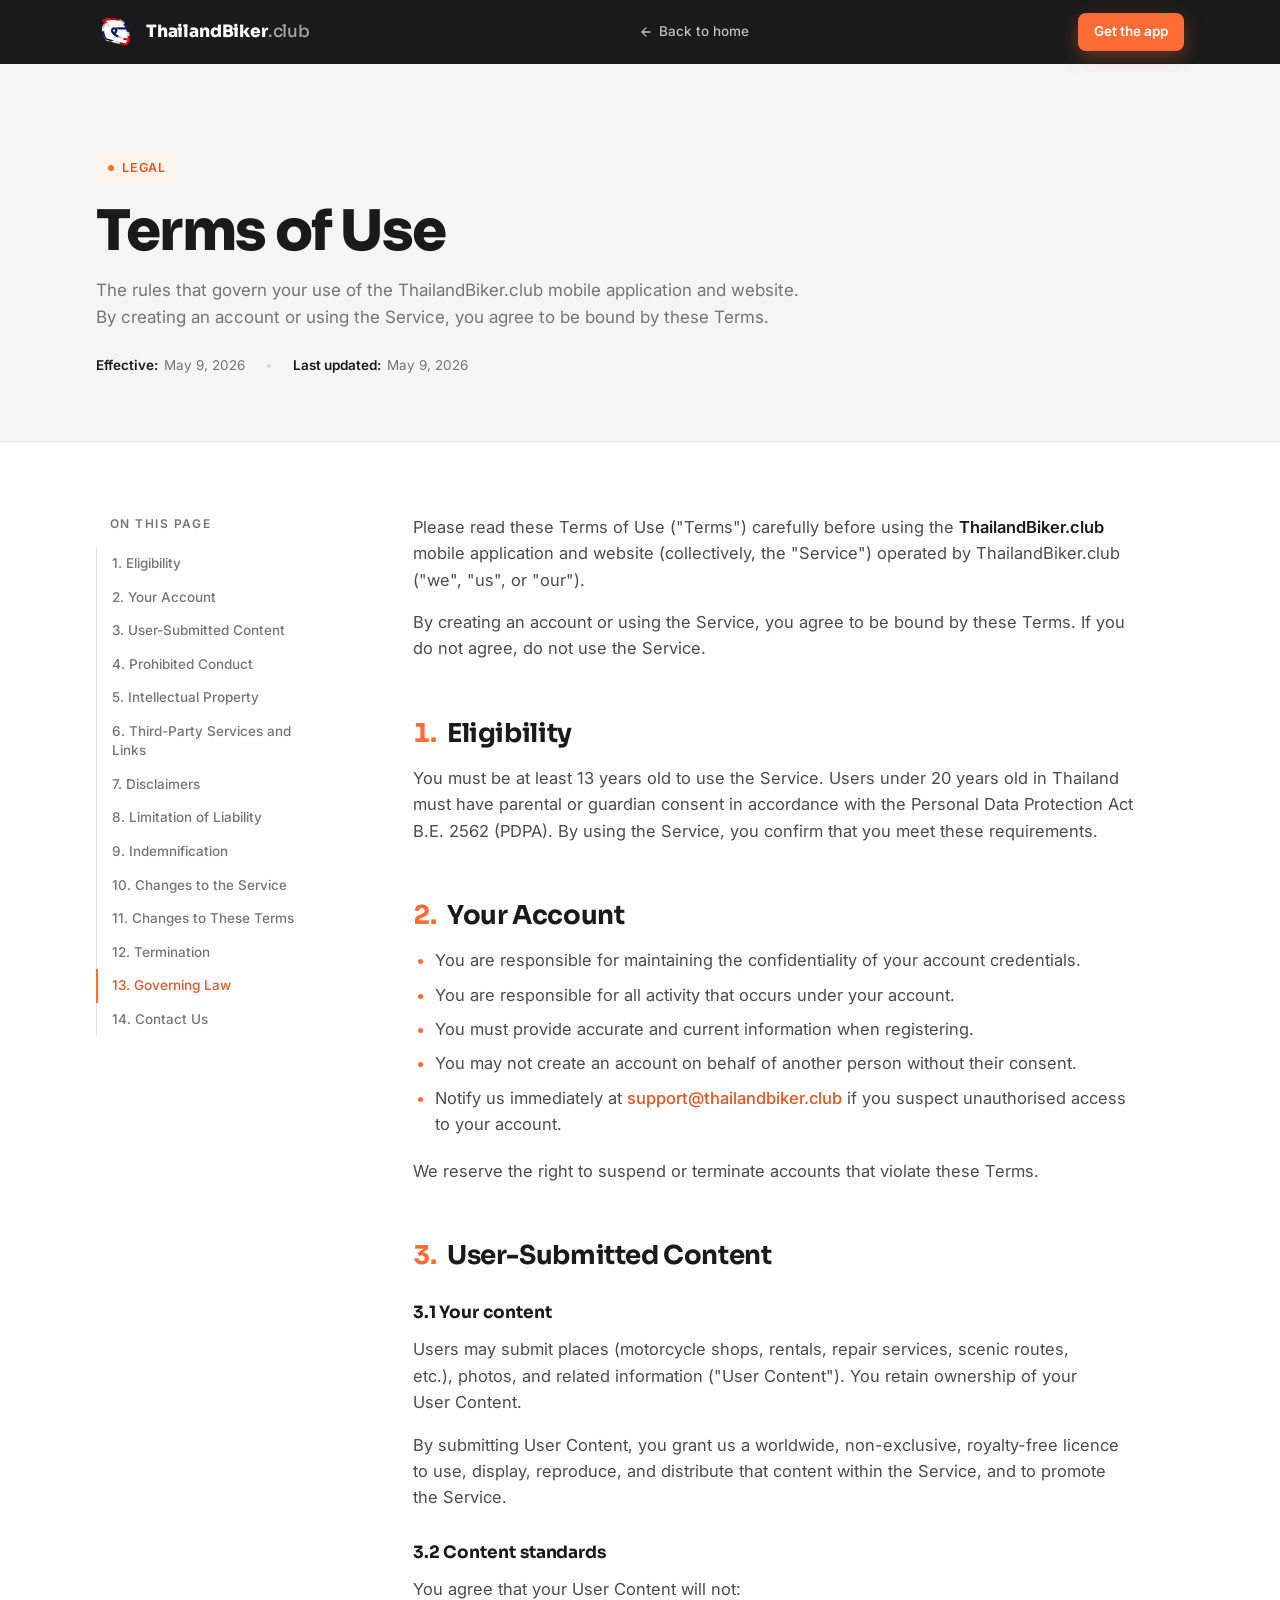
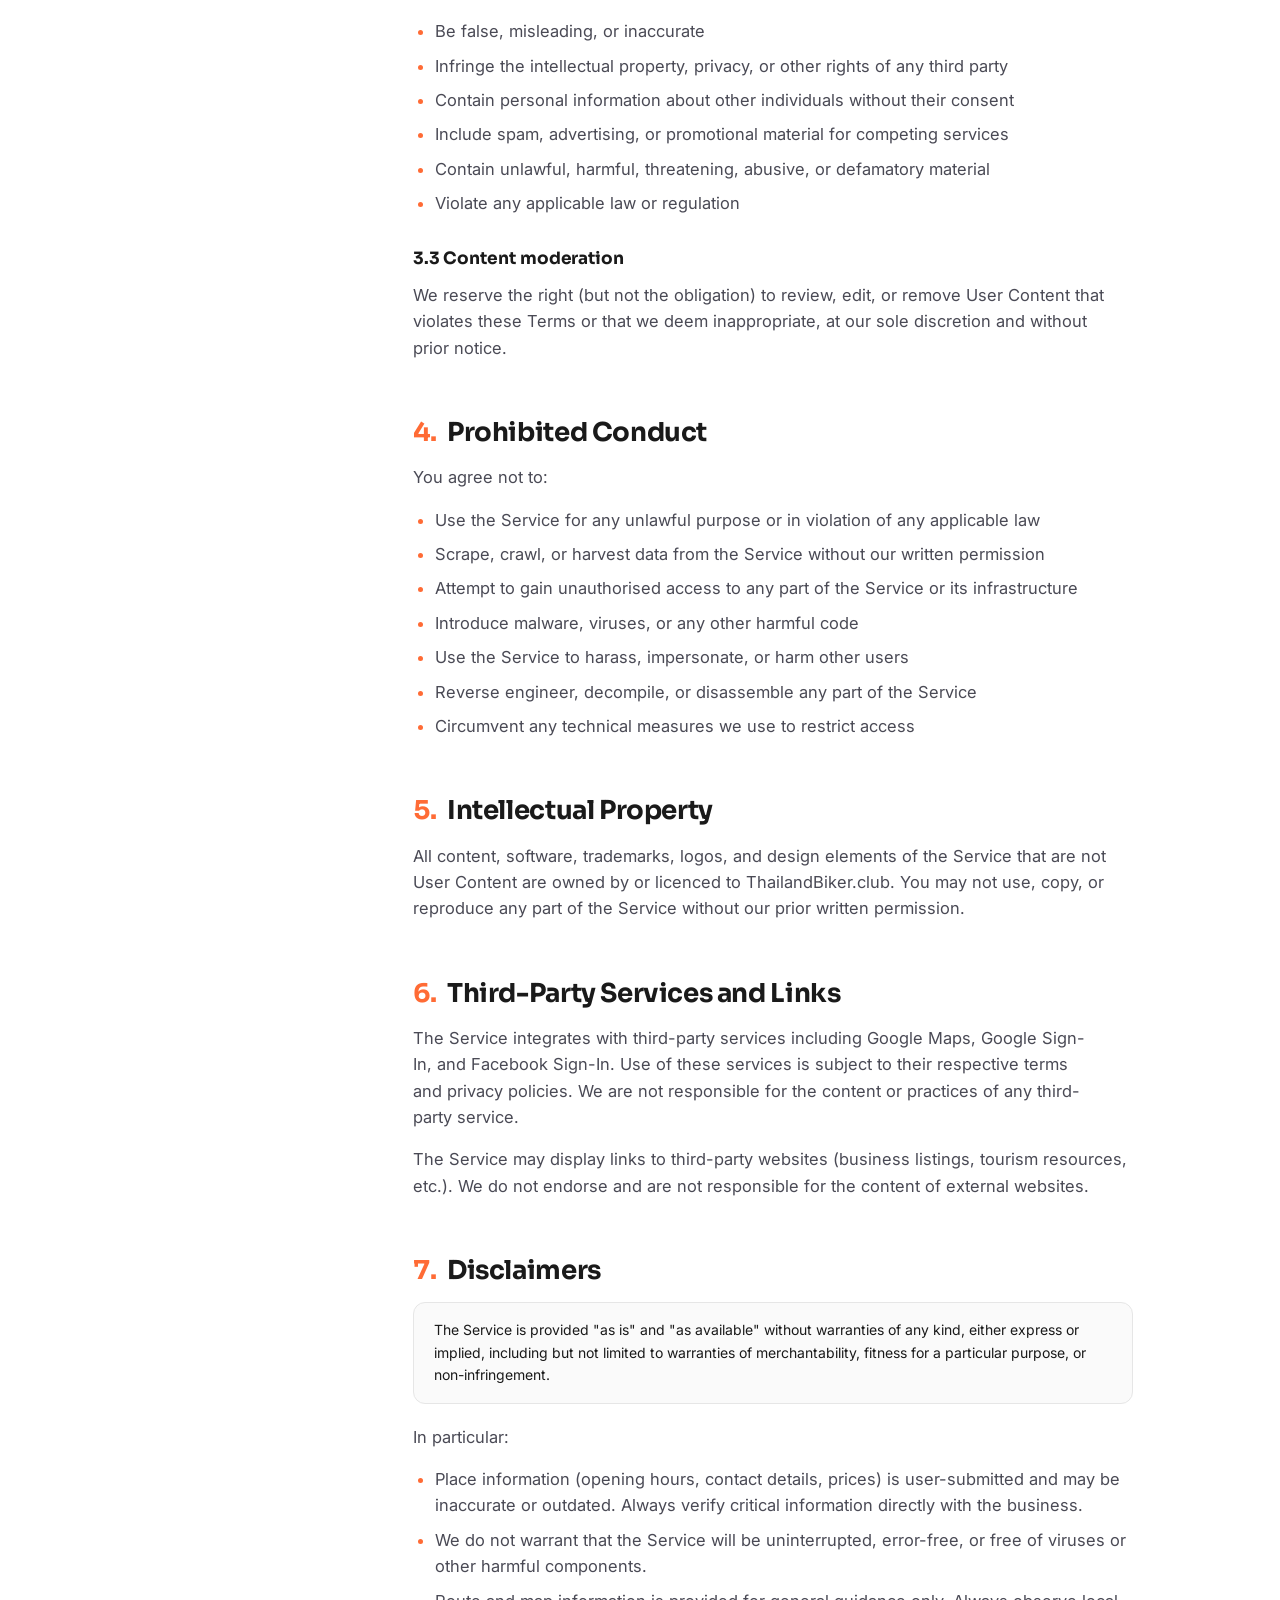
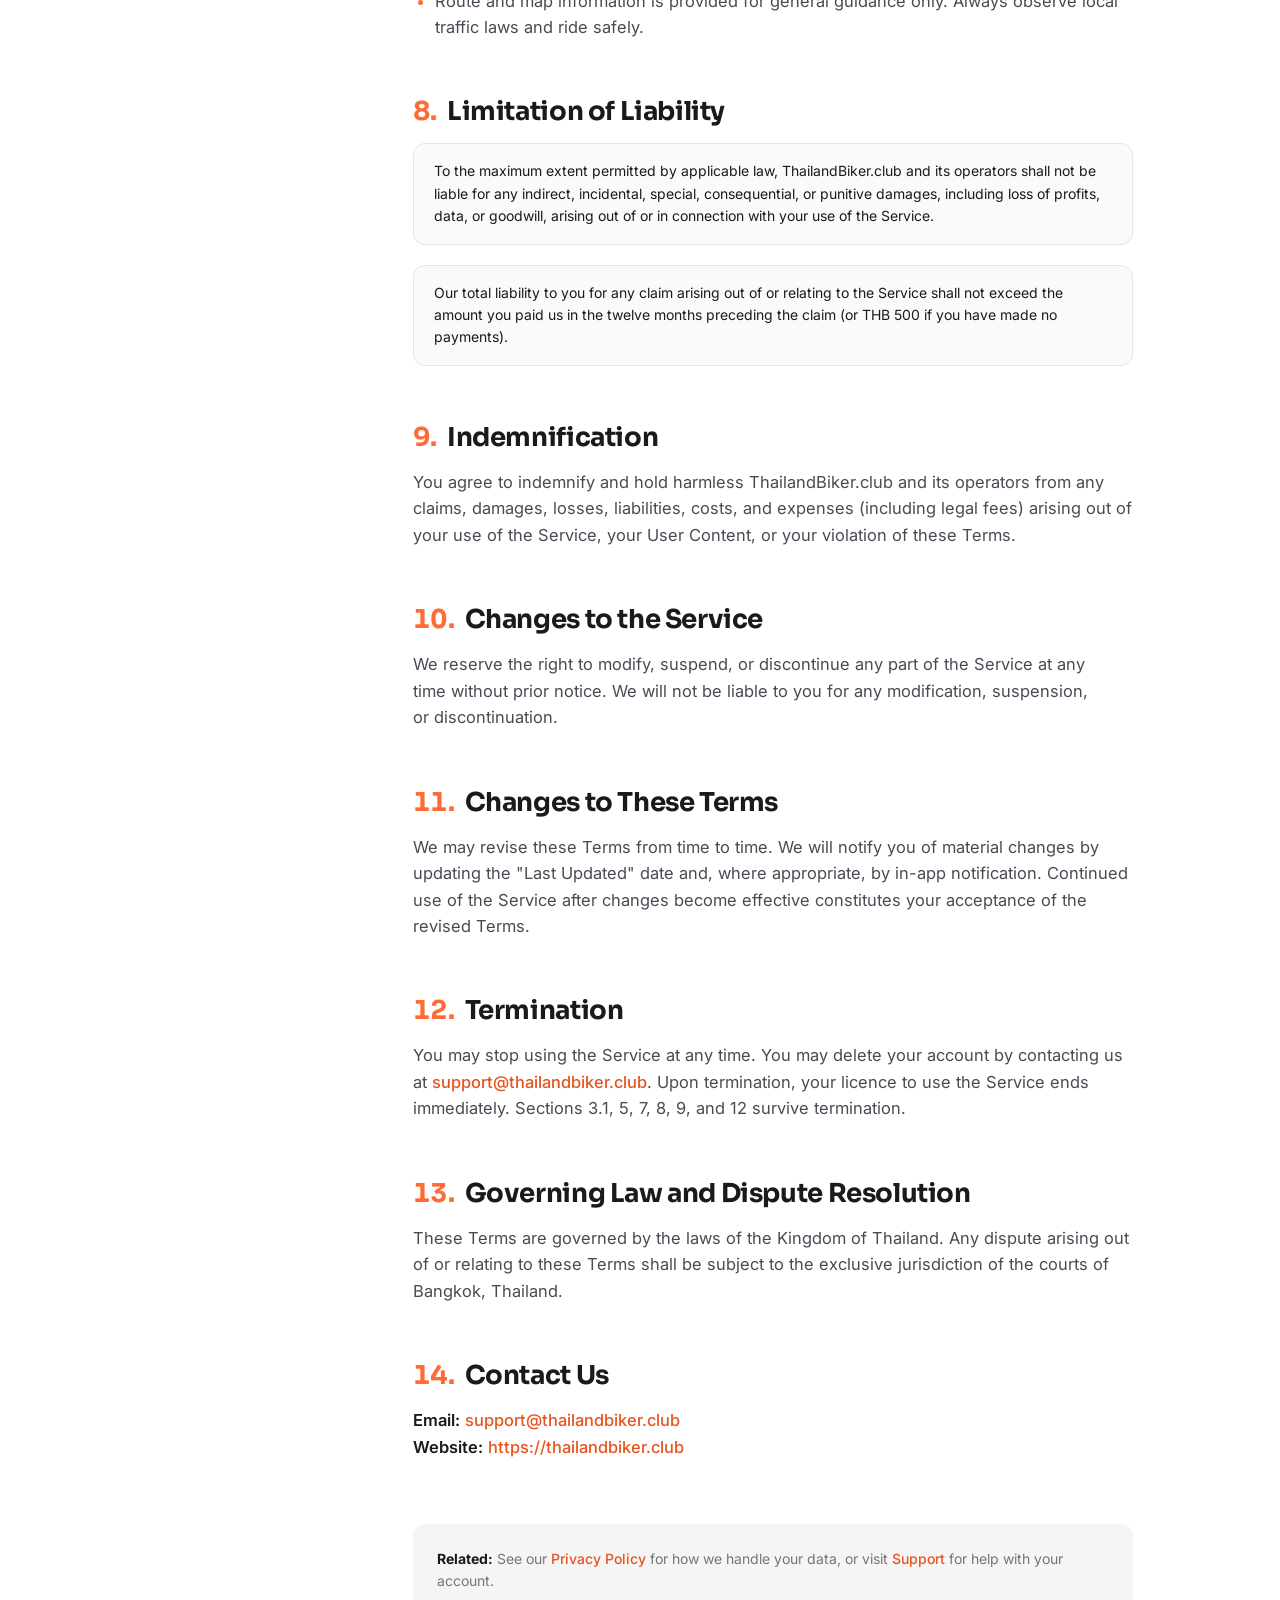
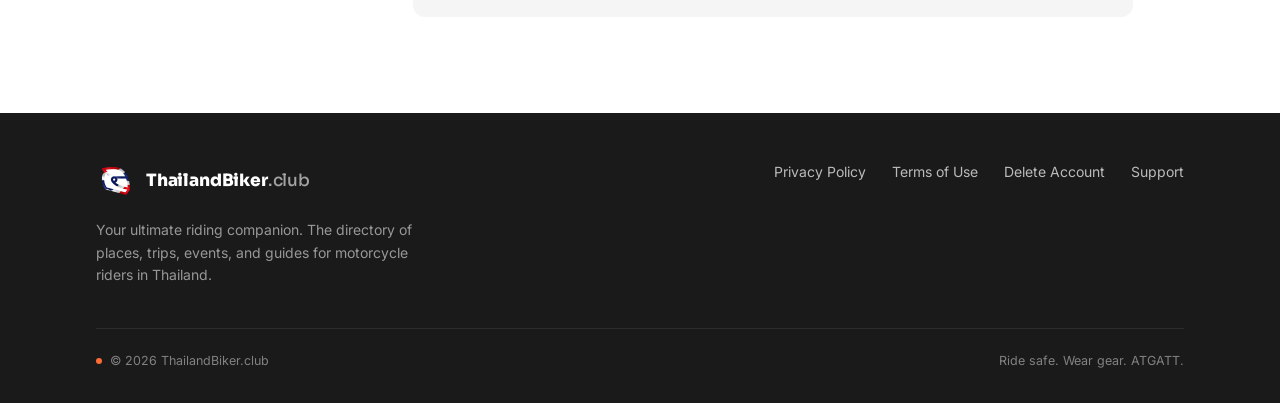
<file: terms-of-use.html>
<!doctype html>
<html lang="en">
<head>
<meta charset="utf-8" />
<meta name="viewport" content="width=device-width,initial-scale=1" />
<meta name="theme-color" content="#1A1A1A">
<title>Terms of Use — ThailandBiker.club</title>
<link rel="preconnect" href="https://fonts.googleapis.com">
<link rel="preconnect" href="https://fonts.gstatic.com" crossorigin>
<link href="https://fonts.googleapis.com/css2?family=Inter:wght@400;500;600;700;800&family=Sora:wght@500;600;700;800&display=swap" rel="stylesheet">
<link rel="stylesheet" href="assets/legal.css">

<meta name="description" content="ThailandBiker.club terms of use — the rules and conditions for using our app and website under Thai consumer protection law.">
<link rel="canonical" href="https://thailandbiker.club/terms-of-use">

<!-- Open Graph -->
<meta property="og:type" content="website">
<meta property="og:title" content="Terms of Use — ThailandBiker.club">
<meta property="og:description" content="The rules and conditions for using the ThailandBiker.club app and website.">
<meta property="og:url" content="https://thailandbiker.club/terms-of-use">
<meta property="og:image" content="https://thailandbiker.club/images/og-cover.jpg">
<meta property="og:site_name" content="ThailandBiker.club">

<!-- Twitter Card -->
<meta name="twitter:card" content="summary_large_image">
<meta name="twitter:title" content="Terms of Use — ThailandBiker.club">
<meta name="twitter:description" content="The rules and conditions for using the ThailandBiker.club app and website.">
<meta name="twitter:image" content="https://thailandbiker.club/images/og-cover.jpg">

<!-- Favicon -->
<link rel="icon" href="/favicon.ico" sizes="32x32 16x16" type="image/x-icon">
<link rel="apple-touch-icon" href="/apple-touch-icon.png">
</head>
<body>

<header class="nav" id="nav">
  <div class="container nav__inner">
    <a href="/" class="logo">
      <span class="logo__mark" aria-hidden="true">
        <img src="/logo.png" alt="" width="40" height="40">
      </span>
      <span class="logo__name"><b>ThailandBiker</b><span>.club</span></span>
    </a>
    <a href="/" class="nav__back">
      <svg viewBox="0 0 24 24" fill="none" stroke="currentColor" stroke-width="2.2" stroke-linecap="round" stroke-linejoin="round"><path d="M19 12H5M12 19l-7-7 7-7"/></svg>
      Back to home
    </a>
    <a href="https://play.google.com/store/apps/details?id=com.thailandbikerclub.app&referrer=utm_source%3Dwebsite%26utm_medium%3Dsubpage_nav%26utm_campaign%3Dplay_launch" class="btn btn--primary" target="_blank" rel="noopener">Get the app</a>
  </div>
</header>

<section class="page-header">
  <div class="container">
    <span class="page-header__eyebrow">Legal</span>
    <h1>Terms of Use</h1>
    <p class="page-header__lede">The rules that govern your use of the ThailandBiker.club mobile application and website. By creating an account or using the Service, you agree to be bound by these Terms.</p>
    <div class="page-header__meta">
      <span><b>Effective:</b>May 9, 2026</span>
      <span class="page-header__meta-dot"></span>
      <span><b>Last updated:</b>May 9, 2026</span>
    </div>
  </div>
</section>

<div class="container">
  <div class="legal-layout">

    <aside class="toc" aria-label="On this page">
      <p class="toc__label">On this page</p>
      <ol id="toc-list">
        <li><a href="#eligibility">1. Eligibility</a></li>
        <li><a href="#account">2. Your Account</a></li>
        <li><a href="#user-content">3. User-Submitted Content</a></li>
        <li><a href="#prohibited">4. Prohibited Conduct</a></li>
        <li><a href="#ip">5. Intellectual Property</a></li>
        <li><a href="#third-party">6. Third-Party Services and Links</a></li>
        <li><a href="#disclaimers">7. Disclaimers</a></li>
        <li><a href="#liability">8. Limitation of Liability</a></li>
        <li><a href="#indemnification">9. Indemnification</a></li>
        <li><a href="#changes-service">10. Changes to the Service</a></li>
        <li><a href="#changes-terms">11. Changes to These Terms</a></li>
        <li><a href="#termination">12. Termination</a></li>
        <li><a href="#governing-law">13. Governing Law</a></li>
        <li><a href="#contact">14. Contact Us</a></li>
      </ol>
    </aside>

    <article class="legal">
      <p>Please read these Terms of Use ("Terms") carefully before using the <strong>ThailandBiker.club</strong> mobile application and website (collectively, the "Service") operated by ThailandBiker.club ("we", "us", or "our").</p>
      <p>By creating an account or using the Service, you agree to be bound by these Terms. If you do not agree, do not use the Service.</p>

      <h2 id="eligibility"><span class="legal__num">1.</span>Eligibility</h2>
      <p>You must be at least 13 years old to use the Service. Users under 20 years old in Thailand must have parental or guardian consent in accordance with the Personal Data Protection Act B.E. 2562 (PDPA). By using the Service, you confirm that you meet these requirements.</p>

      <h2 id="account"><span class="legal__num">2.</span>Your Account</h2>
      <ul>
        <li>You are responsible for maintaining the confidentiality of your account credentials.</li>
        <li>You are responsible for all activity that occurs under your account.</li>
        <li>You must provide accurate and current information when registering.</li>
        <li>You may not create an account on behalf of another person without their consent.</li>
        <li>Notify us immediately at <a href="mailto:support@thailandbiker.club">support@thailandbiker.club</a> if you suspect unauthorised access to your account.</li>
      </ul>
      <p>We reserve the right to suspend or terminate accounts that violate these Terms.</p>

      <h2 id="user-content"><span class="legal__num">3.</span>User-Submitted Content</h2>

      <h3>3.1 Your content</h3>
      <p>Users may submit places (motorcycle shops, rentals, repair services, scenic routes, etc.), photos, and related information ("User Content"). You retain ownership of your User Content.</p>
      <p>By submitting User Content, you grant us a worldwide, non-exclusive, royalty-free licence to use, display, reproduce, and distribute that content within the Service, and to promote the Service.</p>

      <h3>3.2 Content standards</h3>
      <p>You agree that your User Content will not:</p>
      <ul>
        <li>Be false, misleading, or inaccurate</li>
        <li>Infringe the intellectual property, privacy, or other rights of any third party</li>
        <li>Contain personal information about other individuals without their consent</li>
        <li>Include spam, advertising, or promotional material for competing services</li>
        <li>Contain unlawful, harmful, threatening, abusive, or defamatory material</li>
        <li>Violate any applicable law or regulation</li>
      </ul>

      <h3>3.3 Content moderation</h3>
      <p>We reserve the right (but not the obligation) to review, edit, or remove User Content that violates these Terms or that we deem inappropriate, at our sole discretion and without prior notice.</p>

      <h2 id="prohibited"><span class="legal__num">4.</span>Prohibited Conduct</h2>
      <p>You agree not to:</p>
      <ul>
        <li>Use the Service for any unlawful purpose or in violation of any applicable law</li>
        <li>Scrape, crawl, or harvest data from the Service without our written permission</li>
        <li>Attempt to gain unauthorised access to any part of the Service or its infrastructure</li>
        <li>Introduce malware, viruses, or any other harmful code</li>
        <li>Use the Service to harass, impersonate, or harm other users</li>
        <li>Reverse engineer, decompile, or disassemble any part of the Service</li>
        <li>Circumvent any technical measures we use to restrict access</li>
      </ul>

      <h2 id="ip"><span class="legal__num">5.</span>Intellectual Property</h2>
      <p>All content, software, trademarks, logos, and design elements of the Service that are not User Content are owned by or licenced to ThailandBiker.club. You may not use, copy, or reproduce any part of the Service without our prior written permission.</p>

      <h2 id="third-party"><span class="legal__num">6.</span>Third-Party Services and Links</h2>
      <p>The Service integrates with third-party services including Google Maps, Google Sign-In, and Facebook Sign-In. Use of these services is subject to their respective terms and privacy policies. We are not responsible for the content or practices of any third-party service.</p>
      <p>The Service may display links to third-party websites (business listings, tourism resources, etc.). We do not endorse and are not responsible for the content of external websites.</p>

      <h2 id="disclaimers"><span class="legal__num">7.</span>Disclaimers</h2>
      <div class="legal__caps">The Service is provided "as is" and "as available" without warranties of any kind, either express or implied, including but not limited to warranties of merchantability, fitness for a particular purpose, or non-infringement.</div>
      <p>In particular:</p>
      <ul>
        <li>Place information (opening hours, contact details, prices) is user-submitted and may be inaccurate or outdated. Always verify critical information directly with the business.</li>
        <li>We do not warrant that the Service will be uninterrupted, error-free, or free of viruses or other harmful components.</li>
        <li>Route and map information is provided for general guidance only. Always observe local traffic laws and ride safely.</li>
      </ul>

      <h2 id="liability"><span class="legal__num">8.</span>Limitation of Liability</h2>
      <div class="legal__caps">To the maximum extent permitted by applicable law, ThailandBiker.club and its operators shall not be liable for any indirect, incidental, special, consequential, or punitive damages, including loss of profits, data, or goodwill, arising out of or in connection with your use of the Service.</div>
      <div class="legal__caps">Our total liability to you for any claim arising out of or relating to the Service shall not exceed the amount you paid us in the twelve months preceding the claim (or THB 500 if you have made no payments).</div>

      <h2 id="indemnification"><span class="legal__num">9.</span>Indemnification</h2>
      <p>You agree to indemnify and hold harmless ThailandBiker.club and its operators from any claims, damages, losses, liabilities, costs, and expenses (including legal fees) arising out of your use of the Service, your User Content, or your violation of these Terms.</p>

      <h2 id="changes-service"><span class="legal__num">10.</span>Changes to the Service</h2>
      <p>We reserve the right to modify, suspend, or discontinue any part of the Service at any time without prior notice. We will not be liable to you for any modification, suspension, or discontinuation.</p>

      <h2 id="changes-terms"><span class="legal__num">11.</span>Changes to These Terms</h2>
      <p>We may revise these Terms from time to time. We will notify you of material changes by updating the "Last Updated" date and, where appropriate, by in-app notification. Continued use of the Service after changes become effective constitutes your acceptance of the revised Terms.</p>

      <h2 id="termination"><span class="legal__num">12.</span>Termination</h2>
      <p>You may stop using the Service at any time. You may delete your account by contacting us at <a href="mailto:support@thailandbiker.club">support@thailandbiker.club</a>. Upon termination, your licence to use the Service ends immediately. Sections 3.1, 5, 7, 8, 9, and 12 survive termination.</p>

      <h2 id="governing-law"><span class="legal__num">13.</span>Governing Law and Dispute Resolution</h2>
      <p>These Terms are governed by the laws of the Kingdom of Thailand. Any dispute arising out of or relating to these Terms shall be subject to the exclusive jurisdiction of the courts of Bangkok, Thailand.</p>

      <h2 id="contact"><span class="legal__num">14.</span>Contact Us</h2>
      <p>
        <strong>Email:</strong> <a href="mailto:support@thailandbiker.club">support@thailandbiker.club</a><br>
        <strong>Website:</strong> <a href="/">https://thailandbiker.club</a>
      </p>

      <div class="legal__footnote">
        <b>Related:</b> See our <a href="/privacy-policy">Privacy Policy</a> for how we handle your data, or visit <a href="/support">Support</a> for help with your account.
      </div>
    </article>
  </div>
</div>

<footer class="footer">
  <div class="container">
    <div class="footer__top">
      <div class="footer__brand">
        <a href="/" class="logo">
          <span class="logo__mark" aria-hidden="true">
            <img src="/logo.png" alt="" width="40" height="40">
          </span>
          <span class="logo__name"><b>ThailandBiker</b><span>.club</span></span>
        </a>
        <p class="footer__tagline">Your ultimate riding companion. The directory of places, trips, events, and guides for motorcycle riders in Thailand.</p>
      </div>
      <div class="footer__links">
        <a href="/privacy-policy">Privacy Policy</a>
        <a href="/terms-of-use">Terms of Use</a>
        <a href="/delete-account">Delete Account</a>
        <a href="/support">Support</a>
      </div>
    </div>
    <div class="footer__bottom">
      <span class="footer__bottom-mark">© 2026 ThailandBiker.club</span>
      <span>Ride safe. Wear gear. ATGATT.</span>
    </div>
  </div>
</footer>

<script src="assets/legal.js"></script>

<!-- Cloudflare Web Analytics -->
<script type="module" src="https://static.cloudflareinsights.com/beacon.min.js" data-cf-beacon='{"token": "57241e47487c4518b58ab0d5c2f9e51f"}'></script>
<!-- End Cloudflare Web Analytics -->
</body>
</html>
</file>
<file: assets/legal.css>
/* Shared chrome + typography for ThailandBiker.club utility pages */

:root {
  --bg: #F5F5F5;
  --surface: #FFFFFF;
  --dark: #1A1A1A;
  --dark-2: #232323;
  --accent: #FF6B35;
  --accent-deep: #E55520;
  --accent-soft: #FFF3EC;
  --text: #1A1A1A;
  --text-muted: #757575;
  --text-soft: #4a4a55;
  --hairline: #E6E6E6;
  --hairline-strong: #D9D9D9;

  /* Same pairing as the app: Sora for headings and the wordmark, Inter for body. */
  --font-heading: 'Sora', 'Inter', system-ui, -apple-system, "Segoe UI", Roboto, sans-serif;

  --r-card: 12px;
  --r-button: 8px;

  --maxw: 1200px;
  --pad-x: clamp(20px, 5vw, 56px);

  --shadow-sm: 0 1px 2px rgba(0,0,0,0.04), 0 2px 8px rgba(0,0,0,0.04);
  --shadow-md: 0 8px 24px rgba(0,0,0,0.06), 0 2px 6px rgba(0,0,0,0.04);
  --shadow-lg: 0 24px 60px rgba(0,0,0,0.10), 0 6px 16px rgba(0,0,0,0.06);
}

* { box-sizing: border-box; }
html, body { margin: 0; padding: 0; }
body {
  font-family: 'Inter', system-ui, -apple-system, "Segoe UI", Roboto, sans-serif;
  background: var(--surface);
  color: var(--text);
  -webkit-font-smoothing: antialiased;
  -moz-osx-font-smoothing: grayscale;
  line-height: 1.6;
}
a { color: var(--accent-deep); text-decoration: none; }
a:hover { text-decoration: underline; }
button { font-family: inherit; cursor: pointer; }
h1, h2, h3, .logo__name { font-family: var(--font-heading); }

.container {
  max-width: var(--maxw);
  margin: 0 auto;
  padding-left: var(--pad-x);
  padding-right: var(--pad-x);
}

/* ===== NAV ===== */
.nav {
  position: sticky;
  top: 0;
  z-index: 100;
  background: var(--dark);
  color: #fff;
  transition: box-shadow 220ms ease;
}
.nav.is-scrolled { box-shadow: 0 6px 24px rgba(0,0,0,0.18); }
.nav__inner {
  height: 64px;
  display: flex;
  align-items: center;
  justify-content: space-between;
  gap: 24px;
}
.logo {
  display: inline-flex;
  align-items: center;
  gap: 10px;
  font-weight: 700;
  font-size: 17px;
  letter-spacing: -0.01em;
  color: #fff;
}
.logo:hover { text-decoration: none; }
.logo__mark {
  width: 40px; height: 40px;
  flex-shrink: 0;
  line-height: 0;
}
.logo__mark img { width: 100%; height: 100%; }
.logo__name b { font-weight: 800; }
.logo__name span { color: rgba(255,255,255,0.6); font-weight: 500; }
.nav__back {
  display: inline-flex;
  align-items: center;
  gap: 6px;
  color: rgba(255,255,255,0.72);
  font-size: 13.5px;
  font-weight: 500;
}
.nav__back:hover { color: #fff; text-decoration: none; }
.nav__back svg { width: 14px; height: 14px; }

.btn {
  display: inline-flex;
  align-items: center;
  justify-content: center;
  gap: 8px;
  height: 38px;
  padding: 0 16px;
  border-radius: var(--r-button);
  font-weight: 600;
  font-size: 13.5px;
  border: 0;
  transition: transform 120ms ease, background 160ms ease, box-shadow 160ms ease;
  white-space: nowrap;
  text-decoration: none;
}
.btn--primary {
  background: var(--accent);
  color: #fff;
  box-shadow: 0 1px 0 rgba(0,0,0,0.04), 0 6px 18px color-mix(in srgb, var(--accent) 35%, transparent);
}
.btn--primary:hover { background: var(--accent-deep); transform: translateY(-1px); text-decoration: none; }
.btn svg { width: 16px; height: 16px; }

/* ===== PAGE HEADER ===== */
.page-header {
  background: var(--bg);
  padding: clamp(48px, 7vw, 88px) 0 clamp(40px, 5vw, 64px);
  border-bottom: 1px solid var(--hairline);
}
.page-header__eyebrow {
  display: inline-flex;
  align-items: center;
  gap: 8px;
  font-size: 12.5px;
  font-weight: 600;
  letter-spacing: 0.06em;
  text-transform: uppercase;
  color: var(--accent-deep);
  background: var(--accent-soft);
  padding: 6px 12px;
  border-radius: 999px;
  margin-bottom: 18px;
}
.page-header__eyebrow::before {
  content: ""; width: 6px; height: 6px; border-radius: 50%; background: var(--accent);
}
.page-header h1 {
  font-size: clamp(36px, 5vw, 56px);
  line-height: 1.05;
  letter-spacing: -0.025em;
  font-weight: 800;
  color: var(--dark);
  margin: 0 0 16px;
  text-wrap: balance;
}
.page-header__lede {
  font-size: 17px;
  color: var(--text-muted);
  margin: 0 0 24px;
  max-width: 64ch;
  text-wrap: pretty;
}
.page-header__meta {
  display: flex;
  flex-wrap: wrap;
  gap: 22px;
  font-size: 13.5px;
  color: var(--text-muted);
}
.page-header__meta b {
  color: var(--text);
  font-weight: 600;
  margin-right: 6px;
}
.page-header__meta-dot {
  width: 4px; height: 4px; border-radius: 50%; background: var(--hairline-strong);
  align-self: center;
}

/* ===== LAYOUT ===== */
.legal-layout {
  display: grid;
  grid-template-columns: 240px 1fr;
  gap: clamp(40px, 6vw, 80px);
  padding: clamp(48px, 6vw, 72px) 0 clamp(64px, 8vw, 96px);
}
.legal-layout--single { grid-template-columns: 1fr; }

/* ===== TOC ===== */
.toc {
  position: sticky;
  top: 88px;
  align-self: start;
  font-size: 13.5px;
}
.toc__label {
  font-size: 12px;
  font-weight: 600;
  letter-spacing: 0.12em;
  text-transform: uppercase;
  color: var(--text-muted);
  margin: 0 0 14px;
  padding-left: 14px;
}
.toc ol {
  list-style: none;
  margin: 0;
  padding: 0;
  border-left: 1px solid var(--hairline);
}
.toc li { margin: 0; }
.toc a {
  display: block;
  padding: 7px 14px;
  color: var(--text-muted);
  font-weight: 500;
  border-left: 2px solid transparent;
  margin-left: -1px;
  line-height: 1.45;
  transition: color 120ms ease, border-color 120ms ease;
}
.toc a:hover {
  color: var(--text);
  text-decoration: none;
}
.toc a.is-active {
  color: var(--accent-deep);
  border-left-color: var(--accent);
}

/* ===== ARTICLE ===== */
.legal {
  max-width: 720px;
  font-size: 16.5px;
  color: var(--text-soft);
}
.legal h2 {
  font-size: 26px;
  font-weight: 700;
  letter-spacing: -0.015em;
  color: var(--dark);
  margin: 56px 0 16px;
  scroll-margin-top: 88px;
  line-height: 1.2;
}
.legal h2:first-child { margin-top: 0; }
.legal h2 .legal__num {
  color: var(--accent);
  font-weight: 700;
  margin-right: 10px;
  font-variant-numeric: tabular-nums;
}
.legal h3 {
  font-size: 17px;
  font-weight: 700;
  color: var(--dark);
  margin: 28px 0 10px;
  letter-spacing: -0.005em;
}
.legal p { margin: 0 0 16px; text-wrap: pretty; }
.legal ul, .legal ol {
  margin: 0 0 20px;
  padding-left: 22px;
}
.legal li { margin-bottom: 8px; }
.legal li::marker { color: var(--accent); }
.legal strong { color: var(--text); font-weight: 600; }
.legal a { color: var(--accent-deep); font-weight: 500; }

.legal hr {
  border: 0;
  border-top: 1px solid var(--hairline);
  margin: 48px 0;
}

.legal blockquote {
  margin: 24px 0;
  padding: 16px 20px;
  background: var(--accent-soft);
  border-left: 3px solid var(--accent);
  border-radius: 0 var(--r-card) var(--r-card) 0;
  font-size: 14.5px;
  color: var(--text);
}
.legal blockquote strong { color: var(--accent-deep); }

.legal table {
  width: 100%;
  border-collapse: collapse;
  margin: 20px 0 24px;
  font-size: 14.5px;
  border: 1px solid var(--hairline);
  border-radius: var(--r-card);
  overflow: hidden;
  border-spacing: 0;
}
.legal th, .legal td {
  text-align: left;
  padding: 12px 16px;
  border-bottom: 1px solid var(--hairline);
  vertical-align: top;
}
.legal th {
  background: var(--bg);
  font-weight: 600;
  color: var(--dark);
  font-size: 13.5px;
  letter-spacing: 0.01em;
}
.legal tr:last-child td { border-bottom: 0; }
.legal td:first-child { font-weight: 500; color: var(--text); }

.legal__caps {
  font-size: 14px;
  text-transform: none;
  background: #fafafa;
  border: 1px solid var(--hairline);
  border-radius: var(--r-card);
  padding: 16px 20px;
  margin: 16px 0 20px;
  color: var(--text);
}

/* Section footer note */
.legal__footnote {
  margin-top: 64px;
  padding: 24px;
  background: var(--bg);
  border-radius: var(--r-card);
  font-size: 14px;
  color: var(--text-muted);
}
.legal__footnote b { color: var(--text); }

/* ===== FOOTER ===== */
.footer {
  background: var(--dark);
  color: rgba(255,255,255,0.7);
  padding: 48px 0 32px;
  font-size: 14px;
}
.footer__top {
  display: grid;
  grid-template-columns: 1.3fr 1fr;
  gap: 32px;
  padding-bottom: 28px;
  border-bottom: 1px solid rgba(255,255,255,0.08);
  align-items: start;
}
.footer__brand .logo { color: #fff; }
.footer__tagline {
  margin-top: 12px;
  color: rgba(255,255,255,0.55);
  max-width: 38ch;
}
.footer__links {
  display: flex;
  gap: 26px;
  flex-wrap: wrap;
  justify-content: flex-end;
}
.footer__links a { color: rgba(255,255,255,0.7); }
.footer__links a:hover { color: #fff; text-decoration: none; }
.footer__bottom {
  padding-top: 22px;
  display: flex;
  justify-content: space-between;
  align-items: center;
  gap: 16px;
  color: rgba(255,255,255,0.45);
  font-size: 12.5px;
  flex-wrap: wrap;
}
.footer__bottom-mark {
  display: inline-flex; align-items: center; gap: 8px;
}
.footer__bottom-mark::before {
  content: ""; width: 6px; height: 6px; border-radius: 50%; background: var(--accent);
}

/* ===== RESPONSIVE ===== */
@media (max-width: 880px) {
  .legal-layout { grid-template-columns: 1fr; gap: 32px; padding-top: 32px; }
  .toc { position: static; order: -1; }
  .toc ol { display: flex; flex-wrap: wrap; gap: 4px; border-left: 0; padding: 8px; background: var(--bg); border-radius: var(--r-card); }
  .toc a { padding: 6px 10px; border-left: 0; border-radius: 6px; }
  .toc a.is-active { background: #fff; color: var(--dark); }
  .footer__top { grid-template-columns: 1fr; gap: 20px; }
  .footer__links { justify-content: flex-start; }
}
@media (max-width: 560px) {
  .nav__back { display: none; }
}
</file>
